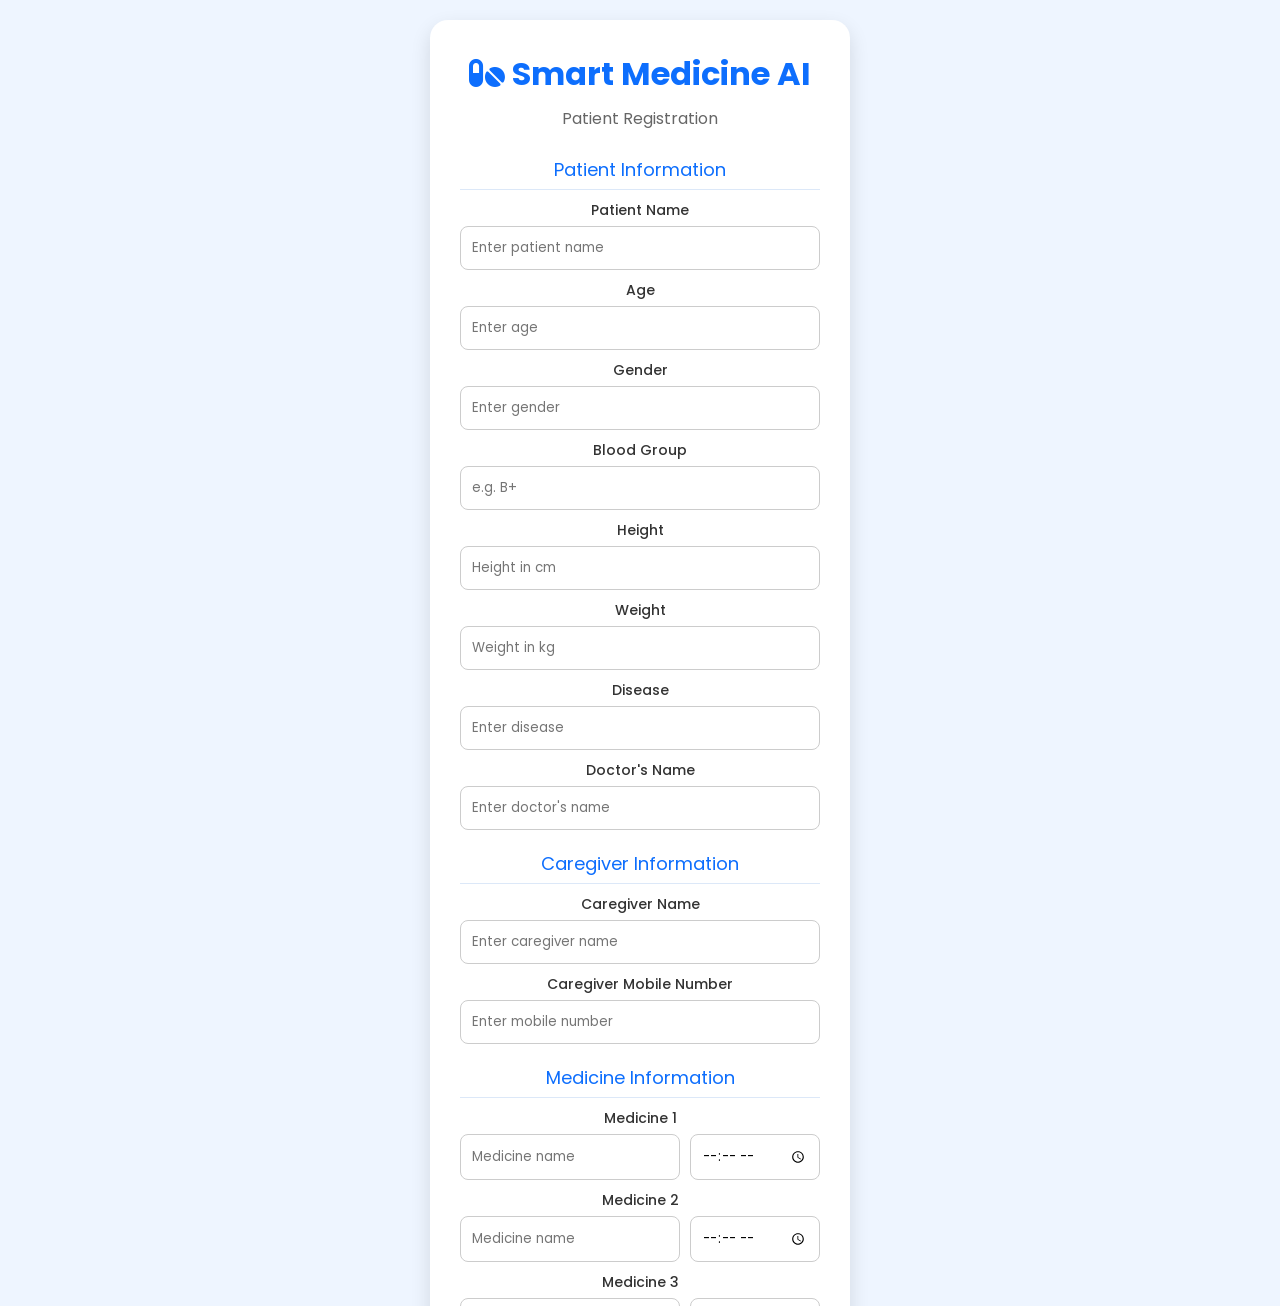
<file: index.html>
<!DOCTYPE html>
<html lang="en">
<head>
    <meta charset="UTF-8">
    <meta name="viewport" content="width=device-width, initial-scale=1.0">
    <title>Smart Medicine AI</title>

    <meta http-equiv="refresh" content="0; url=login.html">
</head>
<body>
    <p>Opening Smart Medicine AI...</p>
</body>
</html>
</file>
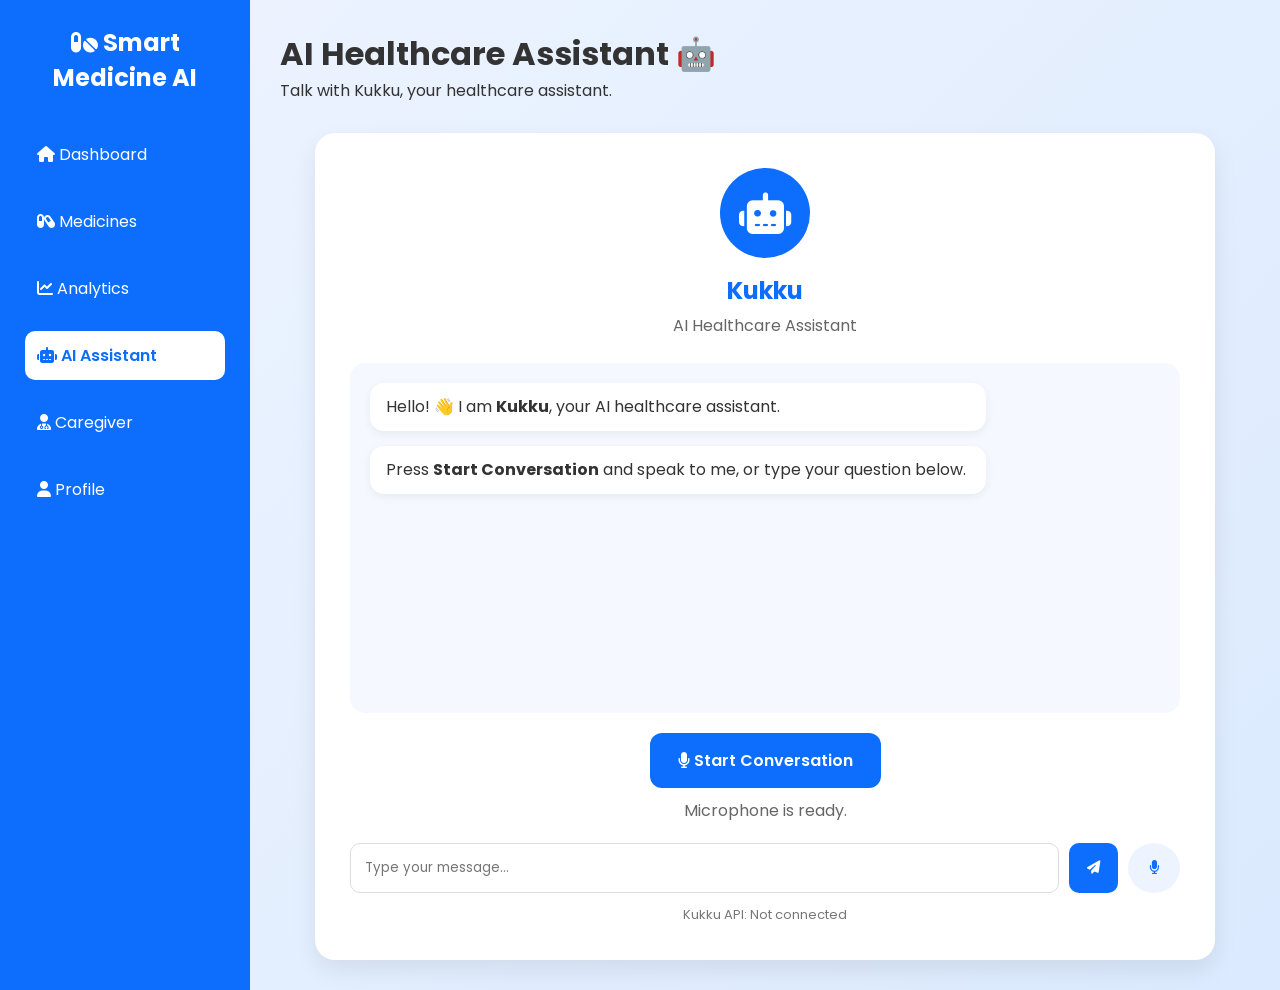
<file: ai.html>
<!DOCTYPE html>
<html lang="en">
<head>
<meta charset="UTF-8">
<meta name="viewport" content="width=device-width, initial-scale=1.0">

<title>Kukku | AI Healthcare Assistant</title>

<link rel="stylesheet" href="css/style.css">

<link href="https://fonts.googleapis.com/css2?family=Poppins:wght@300;400;500;600;700&display=swap" rel="stylesheet">

<link rel="stylesheet"
      href="https://cdnjs.cloudflare.com/ajax/libs/font-awesome/6.5.2/css/all.min.css">

<style>

.ai-main{
    flex:1;
    padding:30px;
}

.ai-container{
    max-width:900px;
    margin:0 auto;
}

.ai-card{
    background:#fff;
    border-radius:20px;
    padding:35px;
    box-shadow:0 10px 25px rgba(0,0,0,.08);
}

.ai-avatar{
    width:90px;
    height:90px;
    margin:0 auto 15px;
    border-radius:50%;
    background:#0d6efd;
    color:#fff;
    display:flex;
    align-items:center;
    justify-content:center;
    font-size:42px;
}

.ai-title{
    text-align:center;
}

.ai-title h2{
    color:#0d6efd;
    margin-bottom:5px;
}

.ai-title p{
    color:#666;
}

.chat-box{
    margin-top:25px;
    height:350px;
    overflow-y:auto;
    padding:20px;
    background:#f5f8ff;
    border-radius:15px;
}

.message{
    padding:12px 16px;
    border-radius:14px;
    margin-bottom:15px;
    max-width:78%;
    line-height:1.5;
    word-wrap:break-word;
}

.ai-message{
    background:#fff;
    box-shadow:0 3px 10px rgba(0,0,0,.06);
}

.user-message{
    background:#0d6efd;
    color:#fff;
    margin-left:auto;
}

/* KUKKU SPEAKER BUTTON */

.speak-button{
    display:block;
    margin-top:10px;
    border:none;
    background:#eef4ff;
    color:#0d6efd;
    padding:7px 12px;
    border-radius:8px;
    cursor:pointer;
    font-family:Poppins;
    font-size:13px;
    transition:.2s;
}

.speak-button:hover{
    background:#dce9ff;
}

.speak-button i{
    margin-right:5px;
}

.start-area{
    text-align:center;
    margin-top:20px;
}

.start-btn{
    border:0;
    background:#0d6efd;
    color:#fff;
    padding:15px 28px;
    border-radius:12px;
    font-size:16px;
    font-weight:600;
    cursor:pointer;
}

.start-btn:disabled{
    opacity:.7;
    cursor:not-allowed;
}

.mic-status{
    text-align:center;
    margin-top:10px;
    color:#666;
}

.input-area{
    display:flex;
    gap:10px;
    margin-top:20px;
}

.input-area input{
    flex:1;
    padding:14px;
    border:1px solid #ddd;
    border-radius:10px;
    font-family:Poppins;
}

.send-button,
.mic-button{
    border:0;
    border-radius:10px;
    padding:0 18px;
    background:#0d6efd;
    color:#fff;
    cursor:pointer;
}

.send-button:disabled{
    opacity:.7;
    cursor:not-allowed;
}

.mic-button{
    width:52px;
    padding:0;
    border-radius:50%;
    background:#eef4ff;
    color:#0d6efd;
}

.server-note{
    margin-top:12px;
    text-align:center;
    color:#777;
    font-size:13px;
}

@media(max-width:700px){

    .ai-main{
        padding:20px;
    }

    .input-area{
        flex-wrap:wrap;
    }

    .input-area input{
        min-width:100%;
        height:48px;
    }

    .send-button{
        height:48px;
    }

    .mic-button{
        height:48px;
    }

}

</style>
</head>

<body>

<div class="dashboard">

    <!-- SIDEBAR -->

    <div class="sidebar">

        <h2>
            <i class="fa-solid fa-pills"></i>
            Smart Medicine AI
        </h2>

        <ul>

            <li>
                <a href="dashboard.html">
                    <i class="fa-solid fa-house"></i>
                    Dashboard
                </a>
            </li>

            <li>
                <a href="medicines.html">
                    <i class="fa-solid fa-capsules"></i>
                    Medicines
                </a>
            </li>

            <li>
                <a href="analytics.html">
                    <i class="fa-solid fa-chart-line"></i>
                    Analytics
                </a>
            </li>

            <li class="active">
                <a href="ai.html">
                    <i class="fa-solid fa-robot"></i>
                    AI Assistant
                </a>
            </li>

            <li>
                <a href="caregiver.html">
                    <i class="fa-solid fa-user-doctor"></i>
                    Caregiver
                </a>
            </li>

            <li>
                <a href="profile.html">
                    <i class="fa-solid fa-user"></i>
                    Profile
                </a>
            </li>

        </ul>

    </div>


    <!-- MAIN -->

    <div class="ai-main">

        <div class="navbar">

            <div>

                <h1>
                    AI Healthcare Assistant 🤖
                </h1>

                <p>
                    Talk with Kukku, your healthcare assistant.
                </p>

            </div>

        </div>


        <div class="ai-container">

            <div class="ai-card">

                <div class="ai-avatar">

                    <i class="fa-solid fa-robot"></i>

                </div>


                <div class="ai-title">

                    <h2>Kukku</h2>

                    <p>
                        AI Healthcare Assistant
                    </p>

                </div>


                <!-- CHAT -->

                <div
                    class="chat-box"
                    id="chatBox"
                >

                    <div class="message ai-message">

                        Hello! 👋 I am
                        <strong>Kukku</strong>,
                        your AI healthcare assistant.

                    </div>


                    <div class="message ai-message">

                        Press
                        <strong>Start Conversation</strong>
                        and speak to me, or type your question below.

                    </div>

                </div>


                <!-- VOICE -->

                <div class="start-area">

                    <button
                        class="start-btn"
                        id="startBtn"
                        onclick="startConversation()"
                    >

                        <i class="fa-solid fa-microphone"></i>

                        Start Conversation

                    </button>


                    <div
                        class="mic-status"
                        id="micStatus"
                    >

                        Microphone is ready.

                    </div>

                </div>


                <!-- INPUT -->

                <div class="input-area">

                    <input
                        id="userInput"
                        type="text"
                        placeholder="Type your message..."
                        autocomplete="off"
                    >


                    <button
                        class="send-button"
                        id="sendButton"
                        onclick="sendMessage()"
                    >

                        <i class="fa-solid fa-paper-plane"></i>

                    </button>


                    <button
                        class="mic-button"
                        onclick="startListening()"
                        title="Use microphone"
                    >

                        <i class="fa-solid fa-microphone"></i>

                    </button>

                </div>


                <!-- SERVER STATUS -->

                <div class="server-note">

                    Kukku API:

                    <span id="serverStatus">
                        Checking...
                    </span>

                </div>


            </div>

        </div>

    </div>

</div>


<script>

/* =========================================================
   KUKKU API
   ========================================================= */

const KUKKU_API =
    "https://kukku-ai-backend.onrender.com/api/ask";

const KUKKU_HEALTH =
    "https://kukku-ai-backend.onrender.com/api/health";



/* =========================================================
   ELEMENTS
   ========================================================= */

const chatBox =
    document.getElementById("chatBox");

const userInput =
    document.getElementById("userInput");

const sendButton =
    document.getElementById("sendButton");

const startBtn =
    document.getElementById("startBtn");

const micStatus =
    document.getElementById("micStatus");

const serverStatus =
    document.getElementById("serverStatus");



/* =========================================================
   SPEAK KUKKU RESPONSE
   ========================================================= */

function speakKukku(text){

    if(!("speechSynthesis" in window)){

        alert(
            "Your browser does not support text-to-speech."
        );

        return;
    }


    if(!text){

        return;
    }


    /*
     * Stop any previous speech.
     */

    window.speechSynthesis.cancel();


    const utterance =
        new SpeechSynthesisUtterance(text);


    /*
     * English (India)
     */

    utterance.lang =
        "en-IN";


    /*
     * Comfortable speaking speed.
     */

    utterance.rate =
        0.9;

    utterance.pitch =
        1;

    utterance.volume =
        1;


    /*
     * Try to select an English voice.
     */

    const voices =
        window.speechSynthesis.getVoices();


    const indianVoice =
        voices.find(
            voice =>
                voice.lang.toLowerCase() ===
                "en-in"
        );


    const englishVoice =
        voices.find(
            voice =>
                voice.lang
                .toLowerCase()
                .startsWith("en")
        );


    if(indianVoice){

        utterance.voice =
            indianVoice;

    }
    else if(englishVoice){

        utterance.voice =
            englishVoice;

    }


    /*
     * Speak the response.
     */

    window.speechSynthesis.speak(
        utterance
    );

}



/* =========================================================
   ADD AI MESSAGE WITH SPEAKER BUTTON
   ========================================================= */

function addAIMessage(text){

    const wrapper =
        document.createElement("div");

    wrapper.className =
        "message ai-message";


    /*
     * Response text.
     */

    const textElement =
        document.createElement("div");

    textElement.textContent =
        text;


    wrapper.appendChild(
        textElement
    );


    /*
     * Speaker button.
     */

    const speakButton =
        document.createElement("button");


    speakButton.className =
        "speak-button";


    speakButton.innerHTML =
        '<i class="fa-solid fa-volume-high"></i> Speak';


    speakButton.onclick =
        function(){

            speakKukku(text);

        };


    wrapper.appendChild(
        speakButton
    );


    chatBox.appendChild(
        wrapper
    );


    chatBox.scrollTop =
        chatBox.scrollHeight;


    /*
     * AUTOMATIC SPEECH
     *
     * Every new KUKKU response will
     * automatically be spoken.
     */

    speakKukku(text);

}



/* =========================================================
   ADD USER MESSAGE
   ========================================================= */

function addUserMessage(text){

    const message =
        document.createElement("div");


    message.className =
        "message user-message";


    message.textContent =
        text;


    chatBox.appendChild(
        message
    );


    chatBox.scrollTop =
        chatBox.scrollHeight;

}



/* =========================================================
   LOADING MESSAGE
   ========================================================= */

function addLoadingMessage(){

    const message =
        document.createElement("div");


    message.className =
        "message ai-message";


    message.id =
        "kukkuLoading";


    message.textContent =
        "Kukku is thinking...";


    chatBox.appendChild(
        message
    );


    chatBox.scrollTop =
        chatBox.scrollHeight;

}



function removeLoadingMessage(){

    const loading =
        document.getElementById(
            "kukkuLoading"
        );


    if(loading){

        loading.remove();

    }

}



/* =========================================================
   SEND MESSAGE TO KUKKU
   ========================================================= */

async function sendToKukku(message){

    addLoadingMessage();


    sendButton.disabled =
        true;


    try{


        const response =
            await fetch(
                KUKKU_API,
                {

                    method:"POST",

                    headers:{
                        "Content-Type":
                            "application/json"
                    },

                    body:
                        JSON.stringify({

                            question:
                                message

                        })

                }
            );


        if(!response.ok){

            throw new Error(
                "HTTP error: " +
                response.status
            );

        }


        const data =
            await response.json();


        removeLoadingMessage();


        /*
         * Get KUKKU's answer.
         */

        const answer =
            data.answer ||
            data.response ||
            data.reply ||
            "Kukku did not return an answer.";


        /*
         * Display answer and
         * automatically speak it.
         */

        addAIMessage(
            answer
        );


    }


    catch(error){

        console.error(
            "KUKKU API error:",
            error
        );


        removeLoadingMessage();


        addAIMessage(
            "Kukku is currently unavailable. Please try again."
        );

    }


    finally{

        sendButton.disabled =
            false;

    }

}



/* =========================================================
   SEND MESSAGE
   ========================================================= */

function sendMessage(){

    const message =
        userInput.value.trim();


    if(!message){

        return;

    }


    addUserMessage(
        message
    );


    userInput.value =
        "";


    sendToKukku(
        message
    );

}



/* =========================================================
   START CONVERSATION
   ========================================================= */

function startConversation(){

    startListening();

}



/* =========================================================
   MICROPHONE / SPEECH RECOGNITION
   ========================================================= */

function startListening(){

    const SpeechRecognition =
        window.SpeechRecognition ||
        window.webkitSpeechRecognition;


    if(!SpeechRecognition){

        micStatus.textContent =
            "Voice recognition is not supported in this browser.";

        return;

    }


    const recognition =
        new SpeechRecognition();


    recognition.lang =
        "en-IN";


    recognition.continuous =
        false;


    recognition.interimResults =
        false;


    micStatus.textContent =
        "🎙️ Listening...";


    startBtn.disabled =
        true;


    try{

        recognition.start();

    }


    catch(error){

        console.error(
            error
        );


        micStatus.textContent =
            "Microphone could not be started.";


        startBtn.disabled =
            false;


        return;

    }


    recognition.onresult =
        function(event){

            const question =
                event
                    .results[0][0]
                    .transcript;


            micStatus.textContent =
                "You said: " +
                question;


            addUserMessage(
                question
            );


            sendToKukku(
                question
            );

        };


    recognition.onerror =
        function(event){

            console.error(
                "Speech recognition error:",
                event.error
            );


            micStatus.textContent =
                "Microphone error. Please try again.";

        };


    recognition.onend =
        function(){

            startBtn.disabled =
                false;


            if(
                micStatus.textContent ===
                "🎙️ Listening..."
            ){

                micStatus.textContent =
                    "Microphone is ready.";

            }

        };

}



/* =========================================================
   ENTER KEY
   ========================================================= */

userInput.addEventListener(
    "keydown",
    function(event){

        if(event.key === "Enter"){

            event.preventDefault();

            sendMessage();

        }

    }
);



/* =========================================================
   CHECK KUKKU SERVER
   ========================================================= */

async function checkKukkuServer(){

    try{

        const response =
            await fetch(
                KUKKU_HEALTH
            );


        if(!response.ok){

            throw new Error(
                "KUKKU server unavailable"
            );

        }


        serverStatus.textContent =
            "Connected";

    }


    catch(error){

        console.error(
            "KUKKU health check:",
            error
        );


        serverStatus.textContent =
            "Not connected";

    }

}



/* =========================================================
   START SERVER CHECK
   ========================================================= */

checkKukkuServer();

</script>

</body>
</html>
</file>
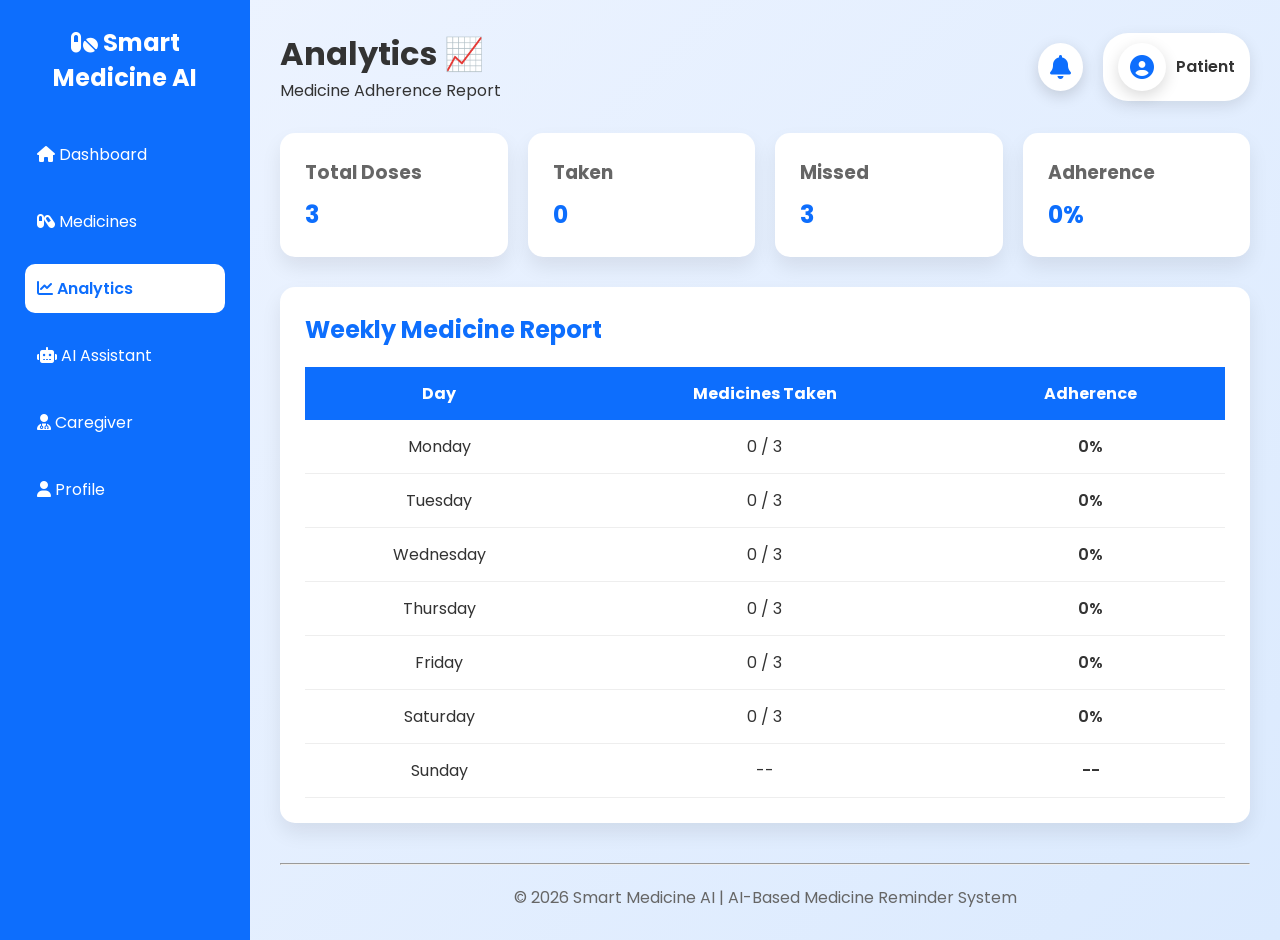
<file: analytics.html>
<!DOCTYPE html>
<html lang="en">

<head>

<meta charset="UTF-8">

<meta name="viewport"
content="width=device-width, initial-scale=1.0">

<title>Analytics | Smart Medicine AI</title>

<link rel="stylesheet"
href="css/style.css">

<link href="https://fonts.googleapis.com/css2?family=Poppins:wght@300;400;500;600;700&display=swap"
rel="stylesheet">

<link rel="stylesheet"
href="https://cdnjs.cloudflare.com/ajax/libs/font-awesome/6.5.2/css/all.min.css">

</head>


<body>


<div class="dashboard">


<div class="sidebar">

<h2>

<i class="fa-solid fa-pills"></i>

Smart Medicine AI

</h2>


<ul>

<li>

<a href="dashboard.html">

<i class="fa-solid fa-house"></i>

Dashboard

</a>

</li>


<li>

<a href="medicines.html">

<i class="fa-solid fa-capsules"></i>

Medicines

</a>

</li>


<li class="active">

<a href="analytics.html">

<i class="fa-solid fa-chart-line"></i>

Analytics

</a>

</li>


<li>

<a href="ai.html">

<i class="fa-solid fa-robot"></i>

AI Assistant

</a>

</li>


<li>

<a href="caregiver.html">

<i class="fa-solid fa-user-doctor"></i>

Caregiver

</a>

</li>


<li>

<a href="profile.html">

<i class="fa-solid fa-user"></i>

Profile

</a>

</li>

</ul>

</div>



<div class="main">


<div class="navbar">


<div>

<h1>
Analytics 📈
</h1>

<p>
Medicine Adherence Report
</p>

</div>


<div class="nav-icons">

<i class="fa-solid fa-bell"></i>


<div class="profile-box">

<i class="fa-solid fa-user-circle"></i>

<span id="topPatientName">
Patient
</span>

</div>

</div>

</div>



<div class="cards">


<div class="card">

<h3>
Total Doses
</h3>

<h2 id="totalDoses">
0
</h2>

</div>


<div class="card">

<h3>
Taken
</h3>

<h2 id="takenDoses">
0
</h2>

</div>


<div class="card">

<h3>
Missed
</h3>

<h2 id="missedDoses">
0
</h2>

</div>


<div class="card">

<h3>
Adherence
</h3>

<h2 id="adherence">
0%
</h2>

</div>


</div>



<div class="schedule">


<h2>
Weekly Medicine Report
</h2>


<div style="overflow-x:auto;">


<table>

<thead>

<tr>

<th>
Day
</th>

<th>
Medicines Taken
</th>

<th>
Adherence
</th>

</tr>

</thead>


<tbody id="weeklyReport">

</tbody>

</table>


</div>

</div>



<footer
style="text-align:center;margin-top:40px;color:#666;">

<hr style="margin-bottom:20px;">

<p>
© 2026 Smart Medicine AI |
AI-Based Medicine Reminder System
</p>

</footer>


</div>

</div>


<script src="js/script.js"></script>


<script>

function loadAnalytics(){

    const patientName =
        localStorage.getItem(
            "patientName"
        ) || "Patient";


    document.getElementById(
        "topPatientName"
    ).textContent =
        patientName;



    const medicines =
        getMedicines();


    const takenData =
        getTakenMedicines();


    const today =
        todayDate();


    const takenToday =
        takenData[today] || {};


    let takenCount = 0;


    medicines.forEach(
        function(medicine){

            if(
                takenToday[medicine.id]
            ){

                takenCount++;

            }

        }
    );


    const total =
        medicines.length;


    const missed =
        Math.max(
            total - takenCount,
            0
        );


    const adherence =
        total > 0

        ?

        Math.round(
            (takenCount / total) * 100
        )

        :

        0;



    document.getElementById(
        "totalDoses"
    ).textContent =
        total;


    document.getElementById(
        "takenDoses"
    ).textContent =
        takenCount;


    document.getElementById(
        "missedDoses"
    ).textContent =
        missed;


    document.getElementById(
        "adherence"
    ).textContent =
        adherence + "%";



    /* WEEKLY REPORT */

    const body =
        document.getElementById(
            "weeklyReport"
        );


    body.innerHTML = "";


    const days = [

        "Monday",

        "Tuesday",

        "Wednesday",

        "Thursday",

        "Friday",

        "Saturday",

        "Sunday"

    ];


    const now =
        new Date();


    const currentDay =
        now.getDay();


    const mondayOffset =
        currentDay === 0
        ? -6
        : 1 - currentDay;



    for(
        let i = 0;
        i < 7;
        i++
    ){

        const date =
            new Date();


        date.setDate(
            now.getDate() +
            mondayOffset +
            i
        );


        const year =
            date.getFullYear();


        const month =
            String(
                date.getMonth() + 1
            ).padStart(2,"0");


        const day =
            String(
                date.getDate()
            ).padStart(2,"0");


        const dateKey =
            year +
            "-" +
            month +
            "-" +
            day;


        const dayData =
            takenData[dateKey] || {};


        let dayTaken = 0;


        medicines.forEach(
            function(medicine){

                if(
                    dayData[
                        medicine.id
                    ]
                ){

                    dayTaken++;

                }

            }
        );


        const isFuture =
            date > now;


        const expected =
            isFuture
            ? 0
            : total;


        const percentage =
            expected > 0

            ?

            Math.round(
                (dayTaken / expected) * 100
            )

            :

            0;


        const row =
            document.createElement(
                "tr"
            );


        row.innerHTML =

            "<td>" +
            days[i] +
            "</td>" +

            "<td>" +

            (
                isFuture

                ?

                "--"

                :

                dayTaken +
                " / " +
                expected
            )

            +

            "</td>" +

            "<td style='font-weight:600;'>" +

            (
                isFuture

                ?

                "--"

                :

                percentage +
                "%"
            )

            +

            "</td>";


        body.appendChild(row);

    }

}


document.addEventListener(
    "DOMContentLoaded",
    loadAnalytics
);


window.addEventListener(
    "medicineStatusChanged",
    loadAnalytics
);


window.addEventListener(
    "storage",
    loadAnalytics
);

</script>

</body>

</html>
</file>
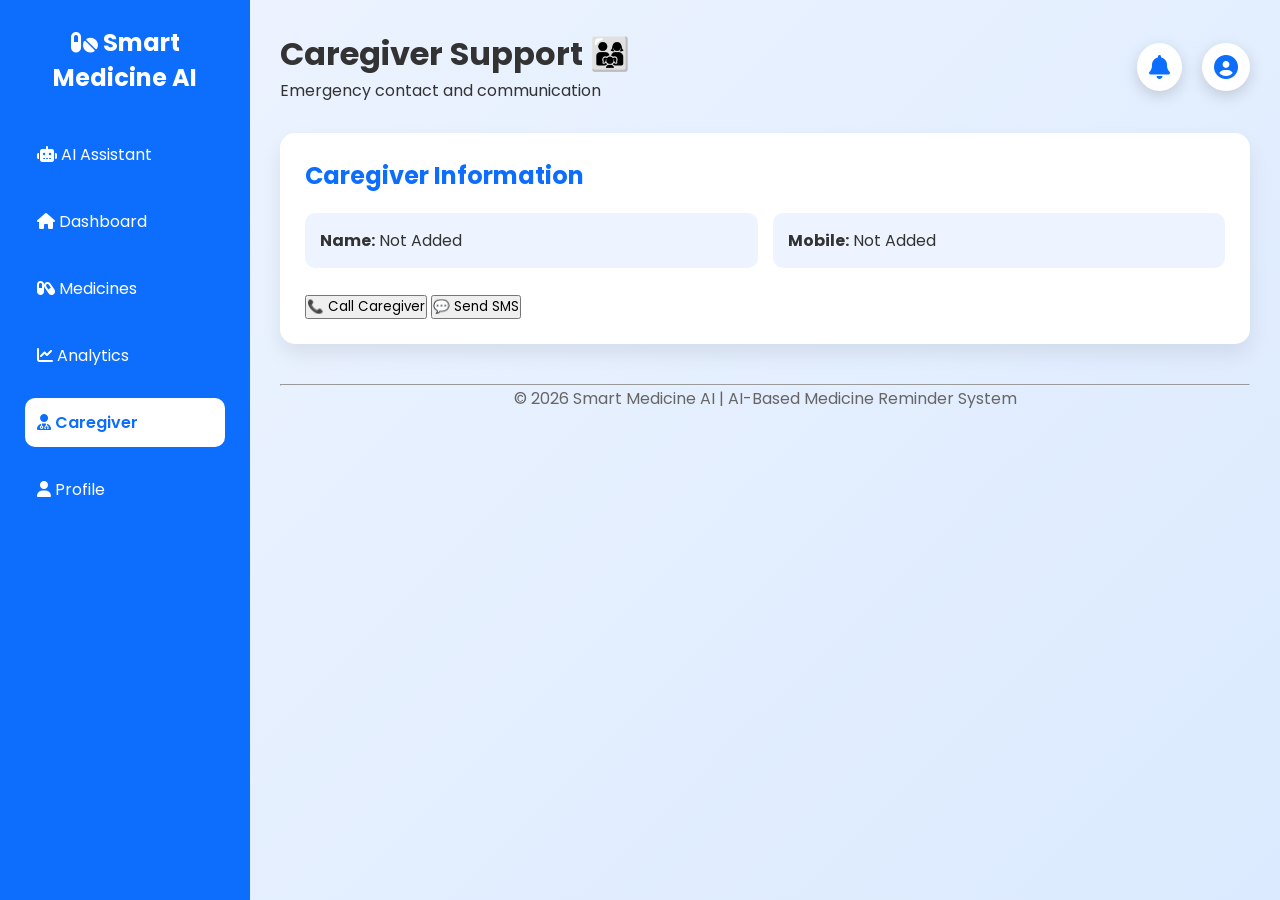
<file: caregiver.html>
<!DOCTYPE html>
<html lang="en">

<head>

<meta charset="UTF-8">
<meta name="viewport" content="width=device-width, initial-scale=1.0">

<title>Caregiver | Smart Medicine AI</title>

<link rel="stylesheet" href="css/style.css">

<link href="https://fonts.googleapis.com/css2?family=Poppins:wght@300;400;500;600;700&display=swap" rel="stylesheet">

<link rel="stylesheet"
href="https://cdnjs.cloudflare.com/ajax/libs/font-awesome/6.5.2/css/all.min.css">

</head>


<body>


<div class="dashboard">


<div class="sidebar">

<h2>
<i class="fa-solid fa-pills"></i>
Smart Medicine AI
</h2>


<ul>
    <li>
    <a href="ai.html">
        <i class="fa-solid fa-robot"></i>
        AI Assistant
    </a>
</li>

<li><a href="dashboard.html">
<i class="fa-solid fa-house"></i> Dashboard
</a></li>


<li><a href="medicines.html">
<i class="fa-solid fa-capsules"></i> Medicines
</a></li>


<li><a href="analytics.html">
<i class="fa-solid fa-chart-line"></i> Analytics
</a></li>


<li class="active"><a href="caregiver.html">
<i class="fa-solid fa-user-doctor"></i> Caregiver
</a></li>


<li><a href="profile.html">
<i class="fa-solid fa-user"></i> Profile
</a></li>


</ul>

</div>



<div class="main">


<div class="navbar">

<div>

<h1>Caregiver Support 👨‍👩‍👧</h1>

<p>Emergency contact and communication</p>

</div>


<div class="nav-icons">

<i class="fa-solid fa-bell"></i>

<i class="fa-solid fa-user-circle"></i>

</div>

</div>




<div class="patient-card">


<h2>Caregiver Information</h2>


<div class="patient-grid">


<div>
<strong>Name:</strong>
<span id="caregiverName">Not Added</span>
</div>


<div>
<strong>Mobile:</strong>
<span id="caregiverNumber">Not Added</span>
</div>


</div>


<br>


<button class="take-btn" onclick="callCaregiver()">

📞 Call Caregiver

</button>



<button class="take-btn" onclick="sendSMS()">

💬 Send SMS

</button>



</div>



<footer style="text-align:center; margin-top:40px; color:#666;">

<hr>

<p>
© 2026 Smart Medicine AI | AI-Based Medicine Reminder System
</p>

</footer>



</div>

</div>



<script src="js/script.js"></script>



<script>


window.onload=function(){


let name=localStorage.getItem("caregiverName");

let number=localStorage.getItem("caregiverNumber");


if(name){

document.getElementById("caregiverName").innerHTML=name;

}


if(number){

document.getElementById("caregiverNumber").innerHTML=number;

}


}



function callCaregiver(){


let number=localStorage.getItem("caregiverNumber");


if(number){

window.location.href="tel:"+number;

}

else{

alert("Please add caregiver number first");

}


}



function sendSMS(){


let number=localStorage.getItem("caregiverNumber");


if(number){

window.location.href=
"sms:"+number+"?body=Patient needs assistance.";

}

else{

alert("Please add caregiver number first");

}


}


</script>



</body>

</html>
</file>
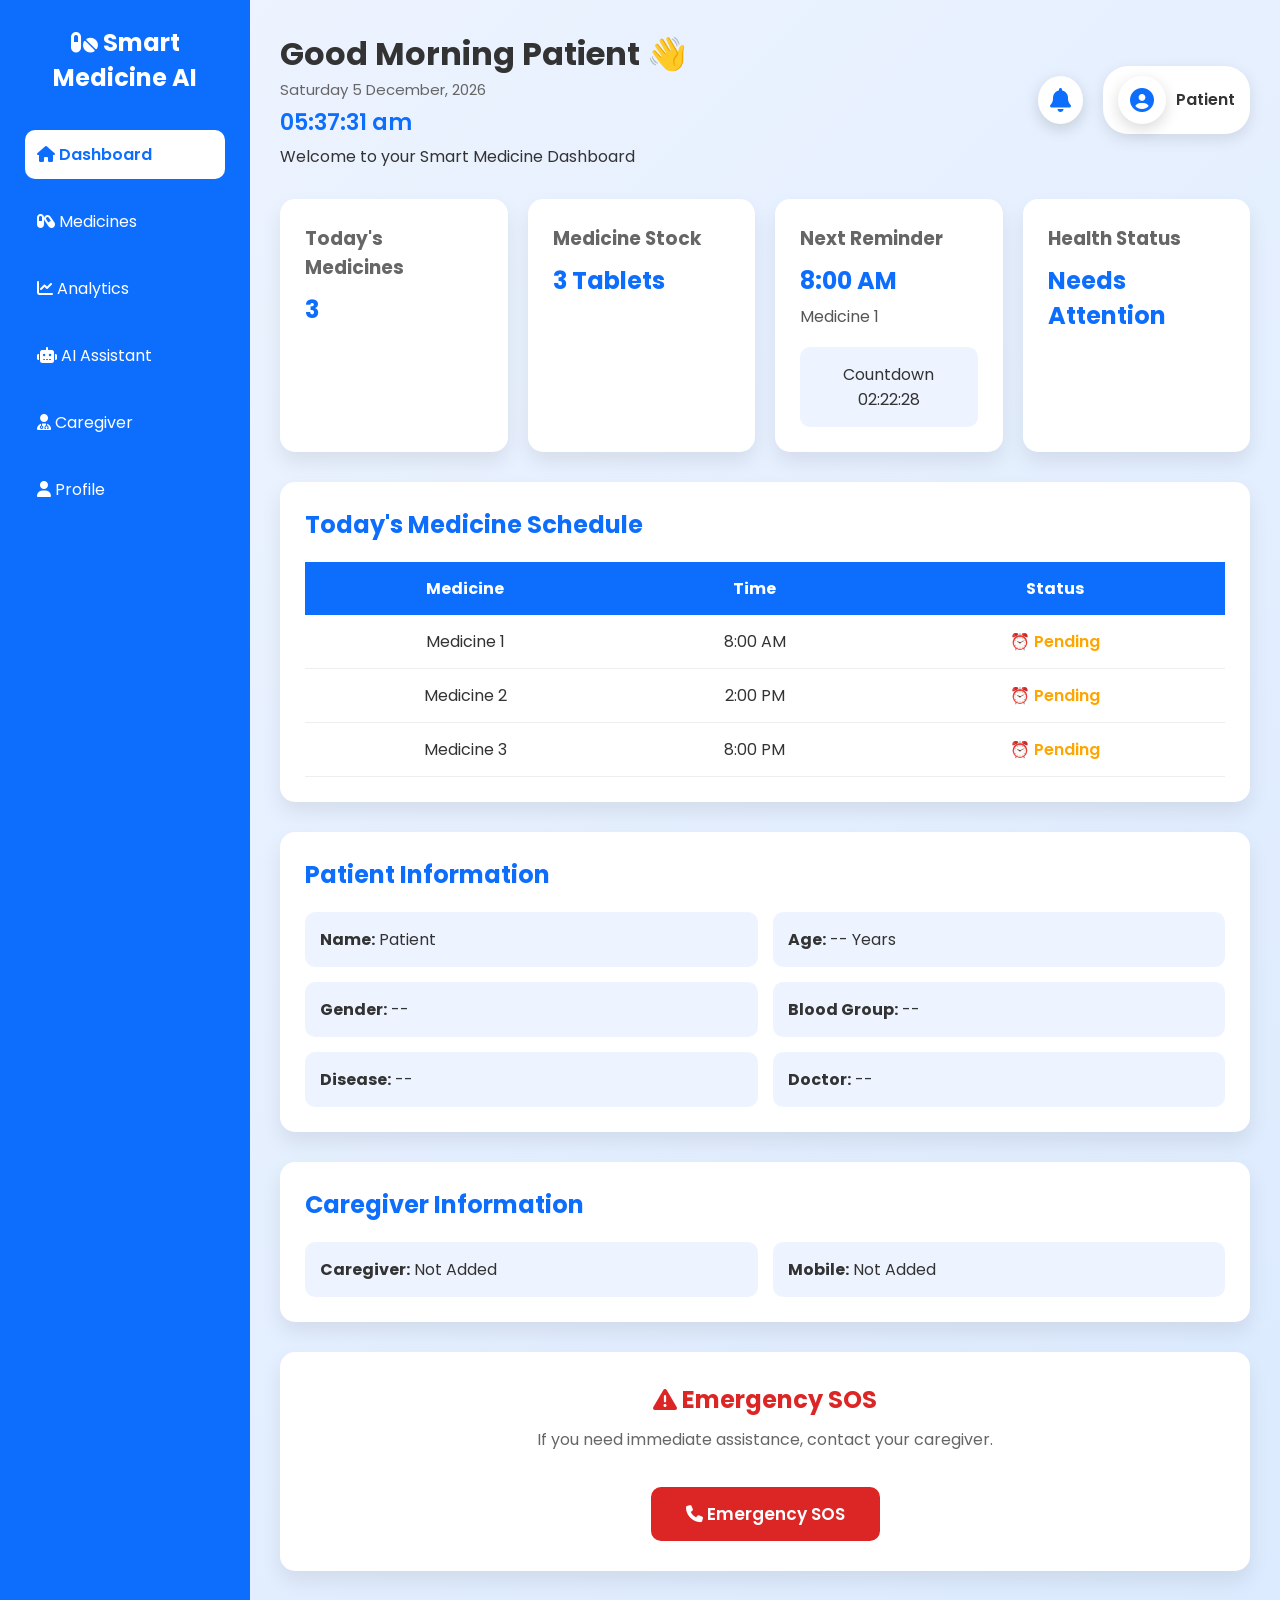
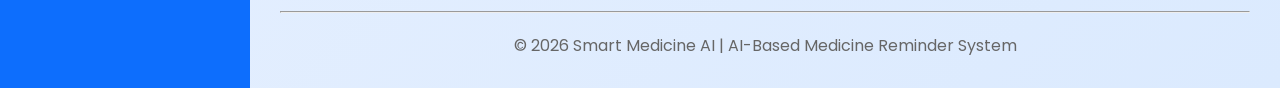
<file: dashboard.html>
<!DOCTYPE html>
<html lang="en">

<head>

<meta charset="UTF-8">

<meta name="viewport"
      content="width=device-width, initial-scale=1.0">

<title>Dashboard | Smart Medicine AI</title>

<link rel="stylesheet"
      href="css/style.css">

<link href="https://fonts.googleapis.com/css2?family=Poppins:wght@300;400;500;600;700&display=swap"
      rel="stylesheet">

<link rel="stylesheet"
      href="https://cdnjs.cloudflare.com/ajax/libs/font-awesome/6.5.2/css/all.min.css">


<style>

.top-summary{

    display:grid;

    grid-template-columns:
    repeat(4,1fr);

    gap:20px;

    width:100%;

    margin-top:25px;

    margin-bottom:30px;

}


.top-summary .card{

    margin:0;

    min-width:0;

    min-height:150px;

}


.countdown-box{

    margin-top:18px;

    background:#eef4ff;

    padding:15px;

    border-radius:10px;

    text-align:center;

}


.status-pending{

    color:orange;

    font-weight:600;

}


.status-taken{

    color:green;

    font-weight:600;

}


.caregiver-card{

    margin-top:30px;

    background:white;

    padding:25px;

    border-radius:15px;

    box-shadow:0 10px 20px rgba(0,0,0,.08);

}


.caregiver-card h2{

    color:#0d6efd;

    margin-bottom:20px;

}


.caregiver-info{

    display:grid;

    grid-template-columns:
    repeat(2,1fr);

    gap:15px;

}


.caregiver-info div{

    background:#eef4ff;

    padding:15px;

    border-radius:10px;

}


.sos-card{

    margin-top:30px;

    background:white;

    padding:30px;

    border-radius:15px;

    text-align:center;

    box-shadow:0 10px 20px rgba(0,0,0,.08);

}


.sos-card h2{

    color:#dc2626;

    margin-bottom:10px;

}


.sos-card p{

    color:#666;

    margin-bottom:15px;

}


.sos-btn{

    padding:14px 35px;

    border:none;

    border-radius:10px;

    background:#dc2626;

    color:white;

    font-size:17px;

    font-weight:600;

    cursor:pointer;

}


.sos-btn:hover{

    background:#b91c1c;

}


@media(max-width:1100px){

    .top-summary{

        grid-template-columns:
        repeat(2,1fr);

    }

}


@media(max-width:700px){

    .top-summary{

        grid-template-columns:1fr;

    }

    .patient-grid{

        grid-template-columns:1fr;

    }

    .caregiver-info{

        grid-template-columns:1fr;

    }

    .navbar{

        flex-direction:column;

        align-items:flex-start;

        gap:15px;

    }

}

</style>

</head>


<body>


<div class="dashboard">


<!-- SIDEBAR -->

<div class="sidebar">

<h2>

<i class="fa-solid fa-pills"></i>

Smart Medicine AI

</h2>


<ul>

<li class="active">

<a href="dashboard.html">

<i class="fa-solid fa-house"></i>

Dashboard

</a>

</li>


<li>

<a href="medicines.html">

<i class="fa-solid fa-capsules"></i>

Medicines

</a>

</li>


<li>

<a href="analytics.html">

<i class="fa-solid fa-chart-line"></i>

Analytics

</a>

</li>


<li>

<a href="ai.html">

<i class="fa-solid fa-robot"></i>

AI Assistant

</a>

</li>


<li>

<a href="caregiver.html">

<i class="fa-solid fa-user-doctor"></i>

Caregiver

</a>

</li>


<li>

<a href="profile.html">

<i class="fa-solid fa-user"></i>

Profile

</a>

</li>

</ul>

</div>



<!-- MAIN -->

<div class="main">


<!-- NAVBAR -->

<div class="navbar">


<div>

<h1>

<span id="greeting">
Good Morning
</span>

<span id="dashboardPatientName">
Patient
</span>

👋

</h1>


<p id="date">
Loading date...
</p>


<div id="clock">
Loading time...
</div>


<p style="margin-top:5px;">

Welcome to your Smart Medicine Dashboard

</p>

</div>


<div class="nav-icons">

<i class="fa-solid fa-bell"></i>


<div class="profile-box">

<i class="fa-solid fa-user-circle"></i>

<span id="topPatientName">
Patient
</span>

</div>

</div>

</div>



<!-- FOUR TOP BOXES -->

<div class="top-summary">


<div class="card dashboard-card">

<h3>
Today's Medicines
</h3>

<h2 id="todayMedicineCount">
3
</h2>

</div>



<div class="card dashboard-card">

<h3>
Medicine Stock
</h3>

<h2 id="medicineStock">
3 Tablets
</h2>

</div>



<div class="card dashboard-card">

<h3>
Next Reminder
</h3>

<h2 id="nextReminder">
--
</h2>

<div id="nextMedicineName"
     style="margin-top:6px;color:#555;">

</div>


<div class="countdown-box">

<div>
Countdown
</div>

<span id="countdown">
--
</span>

</div>

</div>



<div class="card dashboard-card">

<h3>
Health Status
</h3>

<h2 id="healthStatus">
Stable
</h2>

</div>

</div>



<!-- MEDICINE SCHEDULE -->

<div class="schedule">

<h2>
Today's Medicine Schedule
</h2>


<div style="overflow-x:auto;">

<table>

<thead>

<tr>

<th>
Medicine
</th>

<th>
Time
</th>

<th>
Status
</th>

</tr>

</thead>


<tbody id="medicineTableBody">

</tbody>

</table>

</div>

</div>



<!-- PATIENT INFORMATION -->

<div class="patient-card">

<h2>
Patient Information
</h2>


<div class="patient-grid">


<div>

<strong>Name:</strong>

<span id="patientName">
Patient
</span>

</div>


<div>

<strong>Age:</strong>

<span id="patientAge">
--
</span>

</div>


<div>

<strong>Gender:</strong>

<span id="gender">
--
</span>

</div>


<div>

<strong>Blood Group:</strong>

<span id="bloodGroup">
--
</span>

</div>


<div>

<strong>Disease:</strong>

<span id="disease">
--
</span>

</div>


<div>

<strong>Doctor:</strong>

<span id="doctor">
--
</span>

</div>


</div>

</div>



<!-- CAREGIVER -->

<div class="caregiver-card">

<h2>
Caregiver Information
</h2>


<div class="caregiver-info">


<div>

<strong>Caregiver:</strong>

<span id="caregiverName">
Not Added
</span>

</div>


<div>

<strong>Mobile:</strong>

<span id="caregiverNumber">
Not Added
</span>

</div>


</div>

</div>



<!-- SOS -->

<div class="sos-card">

<h2>

<i class="fa-solid fa-triangle-exclamation"></i>

Emergency SOS

</h2>


<p>
If you need immediate assistance,
contact your caregiver.
</p>


<button
class="sos-btn"
onclick="sendSOS()">

<i class="fa-solid fa-phone"></i>

Emergency SOS

</button>

</div>



<footer
style="text-align:center;margin-top:40px;color:#666;">

<hr style="margin-bottom:20px;">

<p>
© 2026 Smart Medicine AI |
AI-Based Medicine Reminder System
</p>

</footer>


</div>

</div>



<script src="js/script.js"></script>


<script>

function loadDashboard(){

    const name =
        localStorage.getItem("patientName")
        || "Patient";

    const age =
        localStorage.getItem("patientAge")
        || "--";

    const gender =
        localStorage.getItem("gender")
        || "--";

    const blood =
        localStorage.getItem("bloodGroup")
        || "--";

    const disease =
        localStorage.getItem("disease")
        || "--";

    const doctor =
        localStorage.getItem("doctor")
        || "--";

    const caregiver =
        localStorage.getItem("caregiverName")
        || "Not Added";

    const caregiverNumber =
        localStorage.getItem("caregiverNumber")
        || "Not Added";


    document.getElementById(
        "dashboardPatientName"
    ).textContent = name;


    document.getElementById(
        "topPatientName"
    ).textContent = name;


    document.getElementById(
        "patientName"
    ).textContent = name;


    document.getElementById(
        "patientAge"
    ).textContent = age + " Years";


    document.getElementById(
        "gender"
    ).textContent = gender;


    document.getElementById(
        "bloodGroup"
    ).textContent = blood;


    document.getElementById(
        "disease"
    ).textContent = disease;


    document.getElementById(
        "doctor"
    ).textContent = doctor;


    document.getElementById(
        "caregiverName"
    ).textContent = caregiver;


    document.getElementById(
        "caregiverNumber"
    ).textContent = caregiverNumber;



    const medicines =
        getMedicines();


    document.getElementById(
        "todayMedicineCount"
    ).textContent =
        medicines.length;


    document.getElementById(
        "medicineStock"
    ).textContent =
        medicines.length + " Tablets";



    const body =
        document.getElementById(
            "medicineTableBody"
        );


    body.innerHTML = "";


    const takenData =
        getTakenMedicines();


    const today =
        todayDate();


    let takenCount = 0;


    medicines.forEach(
        function(medicine){

            const taken =
                takenData[today] &&
                takenData[today][medicine.id];


            if(taken){
                takenCount++;
            }


            const row =
                document.createElement("tr");


            row.innerHTML =

                "<td>" +
                medicine.name +
                "</td>" +

                "<td>" +
                formatMedicineTime(
                    medicine.time
                ) +
                "</td>" +

                "<td>" +

                (
                    taken

                    ?

                    '<span class="status-taken">✔ Taken</span>'

                    :

                    '<span class="status-pending">⏰ Pending</span>'
                )

                +

                "</td>";


            body.appendChild(row);

        }
    );



    document.getElementById(
        "healthStatus"
    ).textContent =

        takenCount === medicines.length

        ? "Stable"

        : "Needs Attention";



    /* NEXT REMINDER */

    const now =
        new Date();


    const currentMinutes =
        now.getHours() * 60 +
        now.getMinutes();


    let next =
        null;


    medicines.forEach(
        function(medicine){

            const parts =
                medicine.time.split(":");

            const mins =
                Number(parts[0]) * 60 +
                Number(parts[1]);


            if(
                mins >= currentMinutes &&
                !next
            ){

                next = medicine;

            }

        }
    );


    if(!next){

        next = medicines[0];

    }


    if(next){

        document.getElementById(
            "nextReminder"
        ).textContent =
            formatMedicineTime(
                next.time
            );


        document.getElementById(
            "nextMedicineName"
        ).textContent =
            next.name;


        startCountdown(
            next.time
        );

    }

}


let countdownInterval;


function startCountdown(time){

    clearInterval(
        countdownInterval
    );


    function update(){

        const parts =
            time.split(":");


        const target =
            new Date();


        target.setHours(
            Number(parts[0]),
            Number(parts[1]),
            0,
            0
        );


        const now =
            new Date();


        if(target <= now){

            target.setDate(
                target.getDate() + 1
            );

        }


        const difference =
            Math.floor(
                (target - now) / 1000
            );


        const hours =
            Math.floor(
                difference / 3600
            );


        const minutes =
            Math.floor(
                (difference % 3600) / 60
            );


        const seconds =
            difference % 60;


        document.getElementById(
            "countdown"
        ).textContent =

            String(hours).padStart(2,"0")
            + ":" +

            String(minutes).padStart(2,"0")
            + ":" +

            String(seconds).padStart(2,"0");

    }


    update();


    countdownInterval =
        setInterval(
            update,
            1000
        );

}


document.addEventListener(
    "DOMContentLoaded",
    loadDashboard
);


window.addEventListener(
    "storage",
    loadDashboard
);


window.addEventListener(
    "medicineStatusChanged",
    loadDashboard
);

</script>

</body>
</html>
</file>
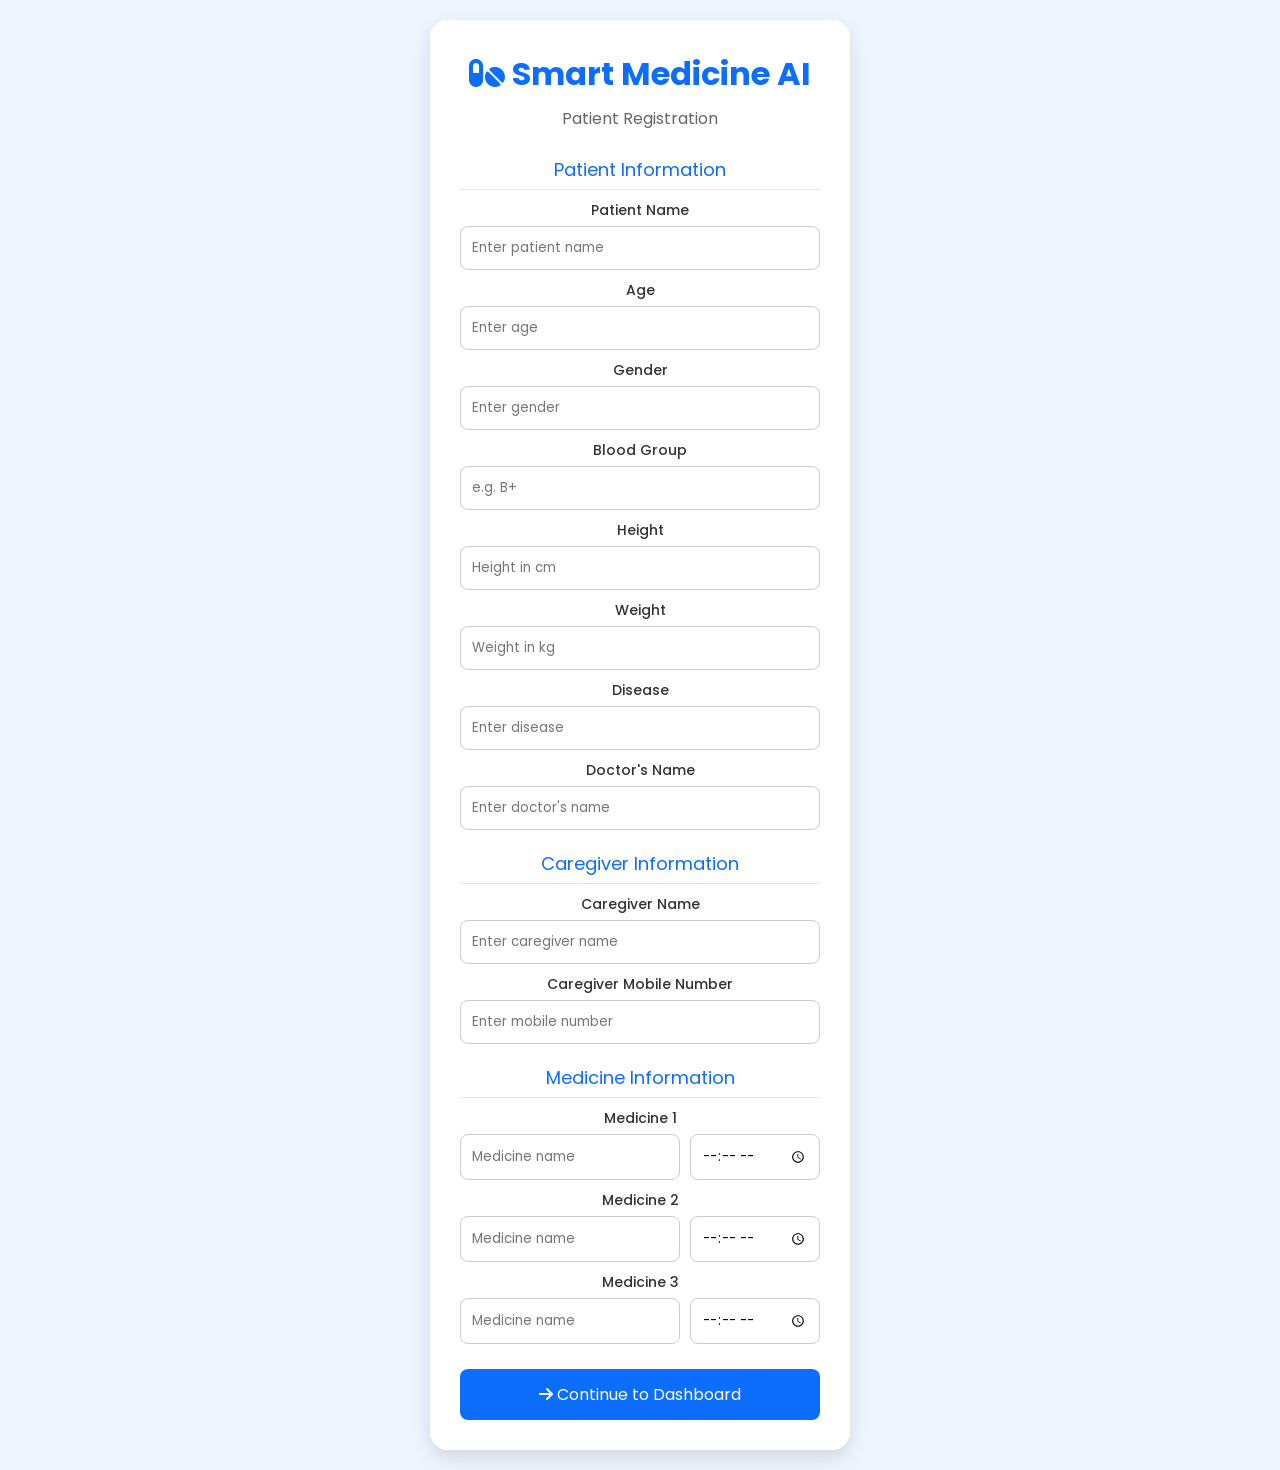
<file: login.html>
<!DOCTYPE html>
<html lang="en">

<head>
<meta charset="UTF-8">
<meta name="viewport" content="width=device-width, initial-scale=1.0">

<title>Login | Smart Medicine AI</title>

<link rel="stylesheet" href="css/style.css">

<link href="https://fonts.googleapis.com/css2?family=Poppins:wght@300;400;500;600;700&display=swap"
rel="stylesheet">

<link rel="stylesheet"
href="https://cdnjs.cloudflare.com/ajax/libs/font-awesome/6.5.2/css/all.min.css">

<style>

body{
    font-family:Poppins,sans-serif;
    background:#eef5ff;
    display:flex;
    justify-content:center;
    align-items:center;
    min-height:100vh;
    margin:0;
    padding:20px;
    box-sizing:border-box;
}

.login-box{
    background:#ffffff;
    padding:30px;
    width:420px;
    max-width:100%;
    border-radius:18px;
    box-shadow:0 8px 20px rgba(0,0,0,0.12);
    box-sizing:border-box;
}

h1{
    text-align:center;
    color:#0d6efd;
    margin-top:0;
    margin-bottom:5px;
}

.subtitle{
    text-align:center;
    color:#666;
    margin-bottom:25px;
}

.section-title{
    color:#0d6efd;
    font-size:18px;
    margin-top:20px;
    margin-bottom:8px;
    border-bottom:1px solid #dce8f8;
    padding-bottom:6px;
}

label{
    display:block;
    font-size:14px;
    font-weight:500;
    margin-top:10px;
    color:#333;
}

input{
    width:100%;
    padding:11px;
    margin-top:5px;
    border:1px solid #ccc;
    border-radius:8px;
    box-sizing:border-box;
    font-family:Poppins,sans-serif;
}

input:focus{
    outline:none;
    border-color:#0d6efd;
}

.medicine-row{
    display:grid;
    grid-template-columns:1fr 130px;
    gap:10px;
}

button{
    width:100%;
    padding:13px;
    margin-top:25px;
    background:#0d6efd;
    color:#fff;
    border:none;
    border-radius:8px;
    font-size:16px;
    font-family:Poppins,sans-serif;
    cursor:pointer;
}

button:hover{
    background:#0b5ed7;
}

@media(max-width:500px){

    .login-box{
        padding:22px;
    }

    .medicine-row{
        grid-template-columns:1fr;
        gap:0;
    }

}

</style>

</head>


<body>

<div class="login-box">

    <h1>
        <i class="fa-solid fa-pills"></i>
        Smart Medicine AI
    </h1>

    <p class="subtitle">
        Patient Registration
    </p>


    <!-- ================= PATIENT INFORMATION ================= -->

    <div class="section-title">
        Patient Information
    </div>

    <label>Patient Name</label>
    <input
        id="patientName"
        type="text"
        placeholder="Enter patient name"
    >

    <label>Age</label>
    <input
        id="patientAge"
        type="number"
        placeholder="Enter age"
    >

    <label>Gender</label>
    <input
        id="gender"
        type="text"
        placeholder="Enter gender"
    >

    <label>Blood Group</label>
    <input
        id="bloodGroup"
        type="text"
        placeholder="e.g. B+"
    >

    <label>Height</label>
    <input
        id="height"
        type="text"
        placeholder="Height in cm"
    >

    <label>Weight</label>
    <input
        id="weight"
        type="text"
        placeholder="Weight in kg"
    >

    <label>Disease</label>
    <input
        id="disease"
        type="text"
        placeholder="Enter disease"
    >

    <label>Doctor's Name</label>
    <input
        id="doctor"
        type="text"
        placeholder="Enter doctor's name"
    >


    <!-- ================= CAREGIVER ================= -->

    <div class="section-title">
        Caregiver Information
    </div>

    <label>Caregiver Name</label>
    <input
        id="caregiverName"
        type="text"
        placeholder="Enter caregiver name"
    >

    <label>Caregiver Mobile Number</label>
    <input
        id="caregiverNumber"
        type="tel"
        placeholder="Enter mobile number"
    >


    <!-- ================= MEDICINES ================= -->

    <div class="section-title">
        Medicine Information
    </div>


    <!-- MEDICINE 1 -->

    <label>Medicine 1</label>

    <div class="medicine-row">

        <input
            id="medicine1"
            type="text"
            placeholder="Medicine name"
        >

        <input
            id="medicine1Time"
            type="time"
        >

    </div>


    <!-- MEDICINE 2 -->

    <label>Medicine 2</label>

    <div class="medicine-row">

        <input
            id="medicine2"
            type="text"
            placeholder="Medicine name"
        >

        <input
            id="medicine2Time"
            type="time"
        >

    </div>


    <!-- MEDICINE 3 -->

    <label>Medicine 3</label>

    <div class="medicine-row">

        <input
            id="medicine3"
            type="text"
            placeholder="Medicine name"
        >

        <input
            id="medicine3Time"
            type="time"
        >

    </div>


    <!-- ================= BUTTON ================= -->

    <button onclick="loginUser()">
        <i class="fa-solid fa-arrow-right"></i>
        Continue to Dashboard
    </button>

</div>


<script>

function loginUser(){

    const ids = [

        "patientName",
        "patientAge",
        "gender",
        "bloodGroup",
        "height",
        "weight",
        "disease",
        "doctor",

        "caregiverName",
        "caregiverNumber",

        "medicine1",
        "medicine1Time",

        "medicine2",
        "medicine2Time",

        "medicine3",
        "medicine3Time"

    ];


    // Save all information

    for(const id of ids){

        const element = document.getElementById(id);

        localStorage.setItem(
            id,
            element.value.trim()
        );

    }


    // Open dashboard

    window.location.href = "dashboard.html";

}

</script>

</body>

</html>
</file>
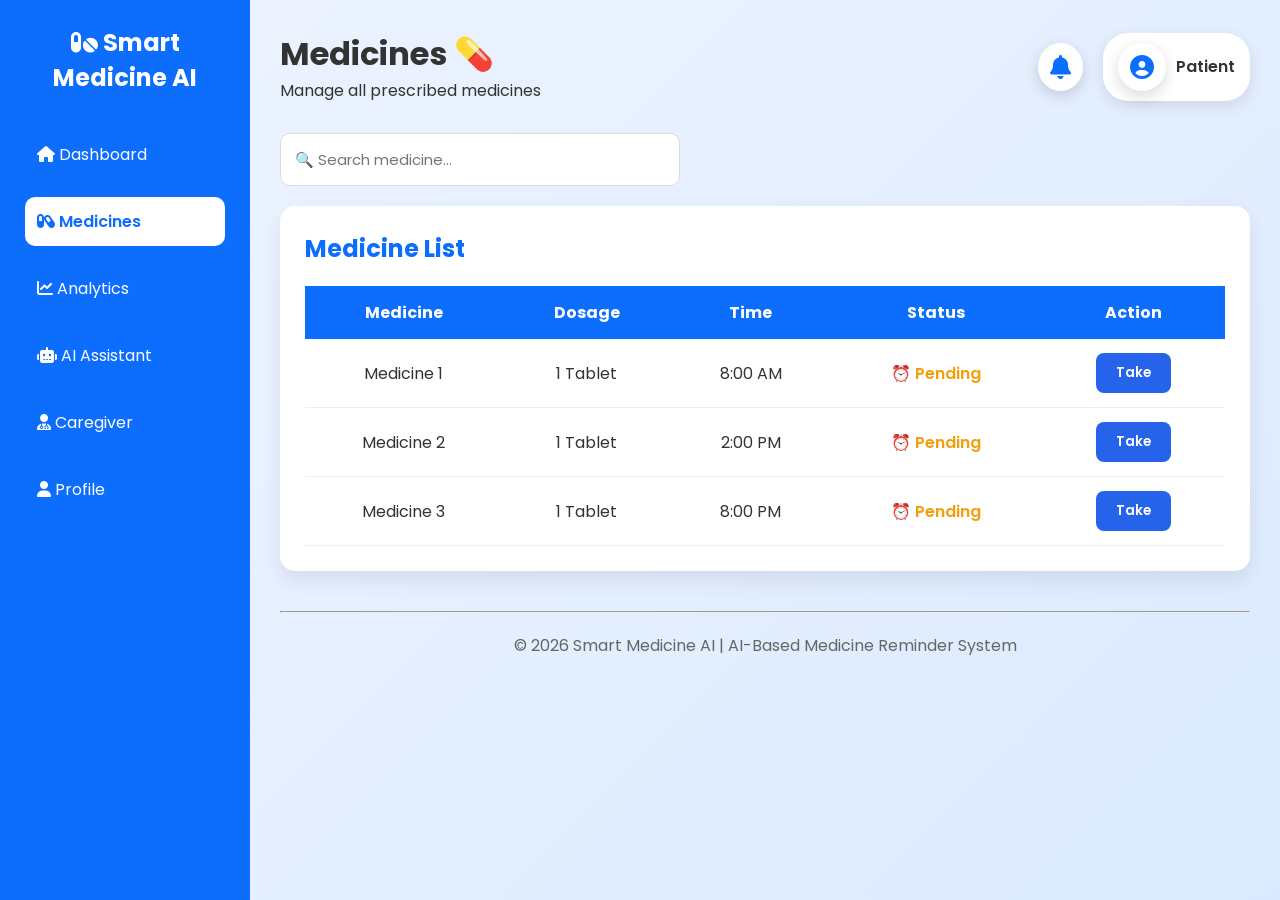
<file: medicines.html>
<!DOCTYPE html>
<html lang="en">

<head>

<meta charset="UTF-8">

<meta name="viewport"
content="width=device-width, initial-scale=1.0">

<title>Medicines | Smart Medicine AI</title>

<link rel="stylesheet"
href="css/style.css">

<link href="https://fonts.googleapis.com/css2?family=Poppins:wght@300;400;500;600;700&display=swap"
rel="stylesheet">

<link rel="stylesheet"
href="https://cdnjs.cloudflare.com/ajax/libs/font-awesome/6.5.2/css/all.min.css">


<style>

.medicine-search{

    width:400px;

    max-width:100%;

    padding:14px;

    border:1px solid #ddd;

    border-radius:10px;

    font-size:15px;

    margin-bottom:20px;

}


.medicine-status{

    font-weight:600;

}


.take-btn,
.untake-btn{

    padding:10px 20px;

    border:none;

    border-radius:8px;

    color:white;

    cursor:pointer;

    font-weight:600;

}


.take-btn{

    background:#2563eb;

}


.take-btn:hover{

    background:#1d4ed8;

}


.untake-btn{

    background:#f59e0b;

}


.untake-btn:hover{

    background:#d97706;

}


.status-taken{

    color:#16a34a;

}


.status-pending{

    color:#f59e0b;

}

</style>

</head>


<body>


<div class="dashboard">


<div class="sidebar">

<h2>

<i class="fa-solid fa-pills"></i>

Smart Medicine AI

</h2>


<ul>

<li>

<a href="dashboard.html">

<i class="fa-solid fa-house"></i>

Dashboard

</a>

</li>


<li class="active">

<a href="medicines.html">

<i class="fa-solid fa-capsules"></i>

Medicines

</a>

</li>


<li>

<a href="analytics.html">

<i class="fa-solid fa-chart-line"></i>

Analytics

</a>

</li>


<li>

<a href="ai.html">

<i class="fa-solid fa-robot"></i>

AI Assistant

</a>

</li>


<li>

<a href="caregiver.html">

<i class="fa-solid fa-user-doctor"></i>

Caregiver

</a>

</li>


<li>

<a href="profile.html">

<i class="fa-solid fa-user"></i>

Profile

</a>

</li>

</ul>

</div>



<div class="main">


<div class="navbar">


<div>

<h1>

Medicines 💊

</h1>

<p>
Manage all prescribed medicines
</p>

</div>


<div class="nav-icons">

<i class="fa-solid fa-bell"></i>


<div class="profile-box">

<i class="fa-solid fa-user-circle"></i>

<span id="topPatientName">
Patient
</span>

</div>

</div>

</div>



<input
type="text"
id="medicineSearch"
class="medicine-search"
placeholder="🔍 Search medicine...">



<div class="schedule">


<h2>
Medicine List
</h2>


<div style="overflow-x:auto;">


<table>

<thead>

<tr>

<th>
Medicine
</th>

<th>
Dosage
</th>

<th>
Time
</th>

<th>
Status
</th>

<th>
Action
</th>

</tr>

</thead>


<tbody id="medicineTableBody">

</tbody>

</table>


</div>

</div>



<footer
style="text-align:center;margin-top:40px;color:#666;">

<hr style="margin-bottom:20px;">

<p>
© 2026 Smart Medicine AI |
AI-Based Medicine Reminder System
</p>

</footer>


</div>

</div>


<script src="js/script.js"></script>


<script>

function loadMedicines(){

    const name =
        localStorage.getItem(
            "patientName"
        ) || "Patient";


    document.getElementById(
        "topPatientName"
    ).textContent = name;



    const medicines =
        getMedicines();


    const takenData =
        getTakenMedicines();


    const today =
        todayDate();


    const table =
        document.getElementById(
            "medicineTableBody"
        );


    table.innerHTML = "";


    medicines.forEach(
        function(medicine){

            const taken =
                takenData[today] &&
                takenData[today][medicine.id];


            const row =
                document.createElement("tr");


            row.innerHTML =

                "<td>" +
                medicine.name +
                "</td>" +

                "<td>1 Tablet</td>" +

                "<td>" +
                formatMedicineTime(
                    medicine.time
                ) +
                "</td>" +

                "<td class='medicine-status'>" +

                (
                    taken

                    ?

                    '<span class="status-taken">✔ Taken</span>'

                    :

                    '<span class="status-pending">⏰ Pending</span>'
                )

                +

                "</td>" +

                "<td>" +

                (
                    taken

                    ?

                    '<button class="untake-btn" onclick="undoMedicine(\'' +
                    medicine.id +
                    '\')">Untake</button>'

                    :

                    '<button class="take-btn" onclick="takeMedicine(\'' +
                    medicine.id +
                    '\')">Take</button>'
                )

                +

                "</td>";


            table.appendChild(row);

        }
    );

}


function takeMedicine(id){

    markMedicineTaken(id);

    loadMedicines();

}


function undoMedicine(id){

    const medicines =
        getMedicines();


    const medicine =
        medicines.find(
            function(m){
                return m.id === id;
            }
        );


    const medicineName =
        medicine
        ? medicine.name
        : "this medicine";


    if(
        !confirm(
            "Mark " +
            medicineName +
            " as NOT TAKEN?"
        )
    ){

        return;

    }


    unTakeMedicine(id);

    loadMedicines();

}


document.getElementById(
    "medicineSearch"
).addEventListener(
    "input",
    function(){

        const search =
            this.value
            .toLowerCase()
            .trim();


        document.querySelectorAll(
            "#medicineTableBody tr"
        ).forEach(
            function(row){

                const name =
                    row.cells[0]
                    ?.textContent
                    .toLowerCase()
                    || "";


                row.style.display =
                    name.includes(search)
                    ? ""
                    : "none";

            }
        );

    }
);


document.addEventListener(
    "DOMContentLoaded",
    loadMedicines
);


window.addEventListener(
    "medicineStatusChanged",
    loadMedicines
);


window.addEventListener(
    "storage",
    loadMedicines
);

</script>

</body>

</html>
</file>
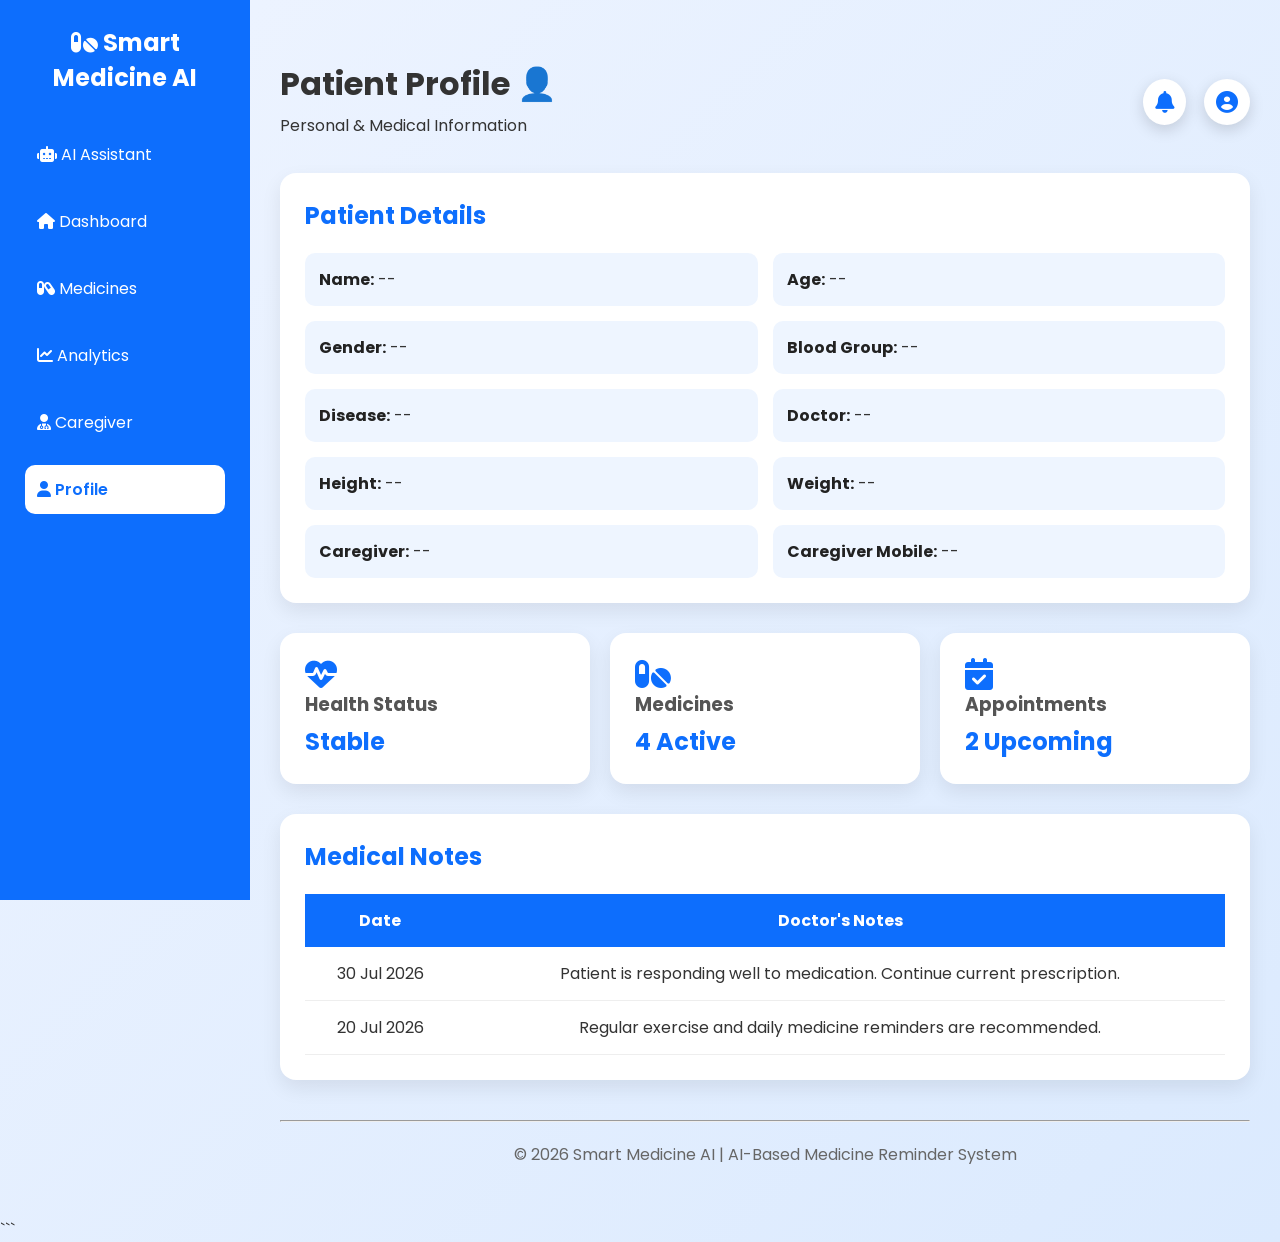
<file: profile.html>
```html
<!DOCTYPE html>
<html lang="en">

<head>

<meta charset="UTF-8">
<meta name="viewport" content="width=device-width, initial-scale=1.0">

<title>Profile | Smart Medicine AI</title>

<link rel="stylesheet" href="css/style.css">

<link href="https://fonts.googleapis.com/css2?family=Poppins:wght@300;400;500;600;700&display=swap"
rel="stylesheet">

<link rel="stylesheet"
href="https://cdnjs.cloudflare.com/ajax/libs/font-awesome/6.5.2/css/all.min.css">

<style>

* {
    box-sizing: border-box;
}

body {
    margin: 0;
}

/* =========================
   LAYOUT
========================= */

.sidebar {
    position: fixed;
    left: 0;
    top: 0;
    width: 250px;
    height: 100vh;
    z-index: 1000;
}

.main {
    margin-left: 250px;
    min-height: 100vh;
    padding: 35px 30px 50px;
    width: calc(100% - 250px);
}

/* =========================
   NAVBAR
========================= */

.navbar {
    display: flex;
    justify-content: space-between;
    align-items: center;
    margin-bottom: 30px;
}

.navbar h1 {
    margin: 0 0 5px;
}

.navbar p {
    margin: 5px 0;
}

.nav-icons {
    display: flex;
    align-items: center;
    gap: 18px;
}

.nav-icons > i {
    color: #0d6efd;
    font-size: 22px;
}

/* =========================
   PATIENT CARD
========================= */

.patient-card {
    background: white;
    padding: 25px;
    border-radius: 16px;
    box-shadow: 0 8px 20px rgba(0,0,0,0.08);
    margin-bottom: 30px;
}

.patient-card h2 {
    color: #0d6efd;
    margin-top: 0;
}

.patient-grid {
    display: grid;
    grid-template-columns: repeat(2, minmax(0, 1fr));
    gap: 15px;
}

.patient-grid > div {
    background: #eef5ff;
    padding: 14px;
    border-radius: 10px;
    word-break: break-word;
}

.patient-grid strong {
    color: #222;
}

/* =========================
   HEALTH CARDS
========================= */

.cards {
    display: grid;
    grid-template-columns: repeat(3, minmax(0, 1fr));
    gap: 20px;
    margin-bottom: 30px;
}

.card {
    background: white;
    padding: 25px;
    border-radius: 16px;
    box-shadow: 0 8px 20px rgba(0,0,0,0.08);
}

.card i {
    color: #0d6efd;
}

.card h3 {
    color: #555;
    margin-bottom: 5px;
}

.card h2 {
    color: #0d6efd;
}

/* =========================
   MEDICAL NOTES
========================= */

.schedule {
    background: white;
    padding: 25px;
    border-radius: 16px;
    box-shadow: 0 8px 20px rgba(0,0,0,0.08);
    overflow-x: auto;
}

.schedule h2 {
    color: #0d6efd;
    margin-top: 0;
}

.schedule table {
    width: 100%;
    border-collapse: collapse;
}

.schedule th {
    background: #0d6efd;
    color: white;
    padding: 14px;
    text-align: center;
}

.schedule td {
    padding: 14px;
    text-align: center;
    border-bottom: 1px solid #eee;
}

/* =========================
   RESPONSIVE
========================= */

@media (max-width: 1000px) {

    .cards {
        grid-template-columns: 1fr 1fr;
    }

}

@media (max-width: 800px) {

    .sidebar {
        width: 210px;
    }

    .main {
        margin-left: 210px;
        width: calc(100% - 210px);
        padding: 25px 20px 40px;
    }

    .patient-grid {
        grid-template-columns: 1fr;
    }

}

@media (max-width: 600px) {

    .cards {
        grid-template-columns: 1fr;
    }

    .navbar {
        flex-direction: column;
        align-items: flex-start;
    }

}

</style>

</head>


<body>


<!-- =========================
     SIDEBAR
========================= -->

<div class="sidebar">

    <h2>

        <i class="fa-solid fa-pills"></i>

        Smart Medicine AI

    </h2>


    <ul>
        <li>
    <a href="ai.html">
        <i class="fa-solid fa-robot"></i>
        AI Assistant
    </a>
</li>

        <li>

            <a href="dashboard.html">

                <i class="fa-solid fa-house"></i>

                Dashboard

            </a>

        </li>


        <li>

            <a href="medicines.html">

                <i class="fa-solid fa-capsules"></i>

                Medicines

            </a>

        </li>


        <li>

            <a href="analytics.html">

                <i class="fa-solid fa-chart-line"></i>

                Analytics

            </a>

        </li>


        <li>

            <a href="caregiver.html">

                <i class="fa-solid fa-user-doctor"></i>

                Caregiver

            </a>

        </li>


        <li class="active">

            <a href="profile.html">

                <i class="fa-solid fa-user"></i>

                Profile

            </a>

        </li>

    </ul>

</div>


<!-- =========================
     MAIN
========================= -->

<div class="main">


    <!-- =========================
         NAVBAR
    ========================= -->

    <div class="navbar">

        <div>

            <h1>
                Patient Profile 👤
            </h1>

            <p>
                Personal & Medical Information
            </p>

        </div>


        <div class="nav-icons">

            <i class="fa-solid fa-bell"></i>

            <i class="fa-solid fa-user-circle"></i>

        </div>

    </div>


    <!-- =========================
         PATIENT DETAILS
    ========================= -->

    <div class="patient-card">

        <h2>
            Patient Details
        </h2>


        <div class="patient-grid">


            <div>

                <strong>Name:</strong>

                <span id="patientName">
                    --
                </span>

            </div>


            <div>

                <strong>Age:</strong>

                <span id="patientAge">
                    --
                </span>

            </div>


            <div>

                <strong>Gender:</strong>

                <span id="gender">
                    --
                </span>

            </div>


            <div>

                <strong>Blood Group:</strong>

                <span id="bloodGroup">
                    --
                </span>

            </div>


            <div>

                <strong>Disease:</strong>

                <span id="disease">
                    --
                </span>

            </div>


            <div>

                <strong>Doctor:</strong>

                <span id="doctor">
                    --
                </span>

            </div>


            <div>

                <strong>Height:</strong>

                <span id="height">
                    --
                </span>

            </div>


            <div>

                <strong>Weight:</strong>

                <span id="weight">
                    --
                </span>

            </div>


            <div>

                <strong>Caregiver:</strong>

                <span id="caregiverName">
                    --
                </span>

            </div>


            <div>

                <strong>Caregiver Mobile:</strong>

                <span id="caregiverNumber">
                    --
                </span>

            </div>


        </div>

    </div>


    <!-- =========================
         HEALTH CARDS
    ========================= -->

    <div class="cards">


        <div class="card">

            <i class="fa-solid fa-heart-pulse fa-2x"></i>

            <h3>
                Health Status
            </h3>

            <h2>
                Stable
            </h2>

        </div>


        <div class="card">

            <i class="fa-solid fa-pills fa-2x"></i>

            <h3>
                Medicines
            </h3>

            <h2>
                4 Active
            </h2>

        </div>


        <div class="card">

            <i class="fa-solid fa-calendar-check fa-2x"></i>

            <h3>
                Appointments
            </h3>

            <h2>
                2 Upcoming
            </h2>

        </div>


    </div>


    <!-- =========================
         MEDICAL NOTES
    ========================= -->

    <div class="schedule">

        <h2>
            Medical Notes
        </h2>


        <table>

            <thead>

                <tr>

                    <th>
                        Date
                    </th>

                    <th>
                        Doctor's Notes
                    </th>

                </tr>

            </thead>


            <tbody>

                <tr>

                    <td>
                        30 Jul 2026
                    </td>

                    <td>
                        Patient is responding well to medication.
                        Continue current prescription.
                    </td>

                </tr>


                <tr>

                    <td>
                        20 Jul 2026
                    </td>

                    <td>
                        Regular exercise and daily medicine reminders
                        are recommended.
                    </td>

                </tr>

            </tbody>

        </table>

    </div>


    <!-- =========================
         FOOTER
    ========================= -->

    <footer
        style="
            text-align:center;
            margin-top:40px;
            color:#666;
        ">

        <hr style="margin-bottom:20px;">

        <p>
            © 2026 Smart Medicine AI |
            AI-Based Medicine Reminder System
        </p>

    </footer>


</div>


<script src="js/script.js"></script>


<script>

/* =====================================================
   LOAD PATIENT DETAILS FROM LOGIN
===================================================== */

window.addEventListener(
    "load",
    function() {


        const patientName =
            localStorage.getItem(
                "patientName"
            );


        const patientAge =
            localStorage.getItem(
                "patientAge"
            );


        const gender =
            localStorage.getItem(
                "gender"
            );


        const bloodGroup =
            localStorage.getItem(
                "bloodGroup"
            );


        const disease =
            localStorage.getItem(
                "disease"
            );


        const doctor =
            localStorage.getItem(
                "doctor"
            );


        const height =
            localStorage.getItem(
                "height"
            );


        const weight =
            localStorage.getItem(
                "weight"
            );


        const caregiverName =
            localStorage.getItem(
                "caregiverName"
            );


        const caregiverNumber =
            localStorage.getItem(
                "caregiverNumber"
            );


        setProfileText(
            "patientName",
            patientName || "--"
        );


        setProfileText(
            "patientAge",
            patientAge
                ? patientAge + " Years"
                : "--"
        );


        setProfileText(
            "gender",
            gender || "--"
        );


        setProfileText(
            "bloodGroup",
            bloodGroup || "--"
        );


        setProfileText(
            "disease",
            disease || "--"
        );


        setProfileText(
            "doctor",
            doctor || "--"
        );


        setProfileText(
            "height",
            height
                ? height + " cm"
                : "--"
        );


        setProfileText(
            "weight",
            weight
                ? weight + " kg"
                : "--"
        );


        setProfileText(
            "caregiverName",
            caregiverName || "--"
        );


        setProfileText(
            "caregiverNumber",
            caregiverNumber || "--"
        );


        /* PAGE TITLE */

        if (patientName) {

            document.title =
                patientName +
                " | Smart Medicine AI";

        }

    }
);


/* =====================================================
   SAFE PROFILE TEXT
===================================================== */

function setProfileText(
    id,
    value
) {

    const element =
        document.getElementById(id);


    if (element) {

        element.textContent =
            value;

    }

}

</script>


</body>

</html>
```
</file>
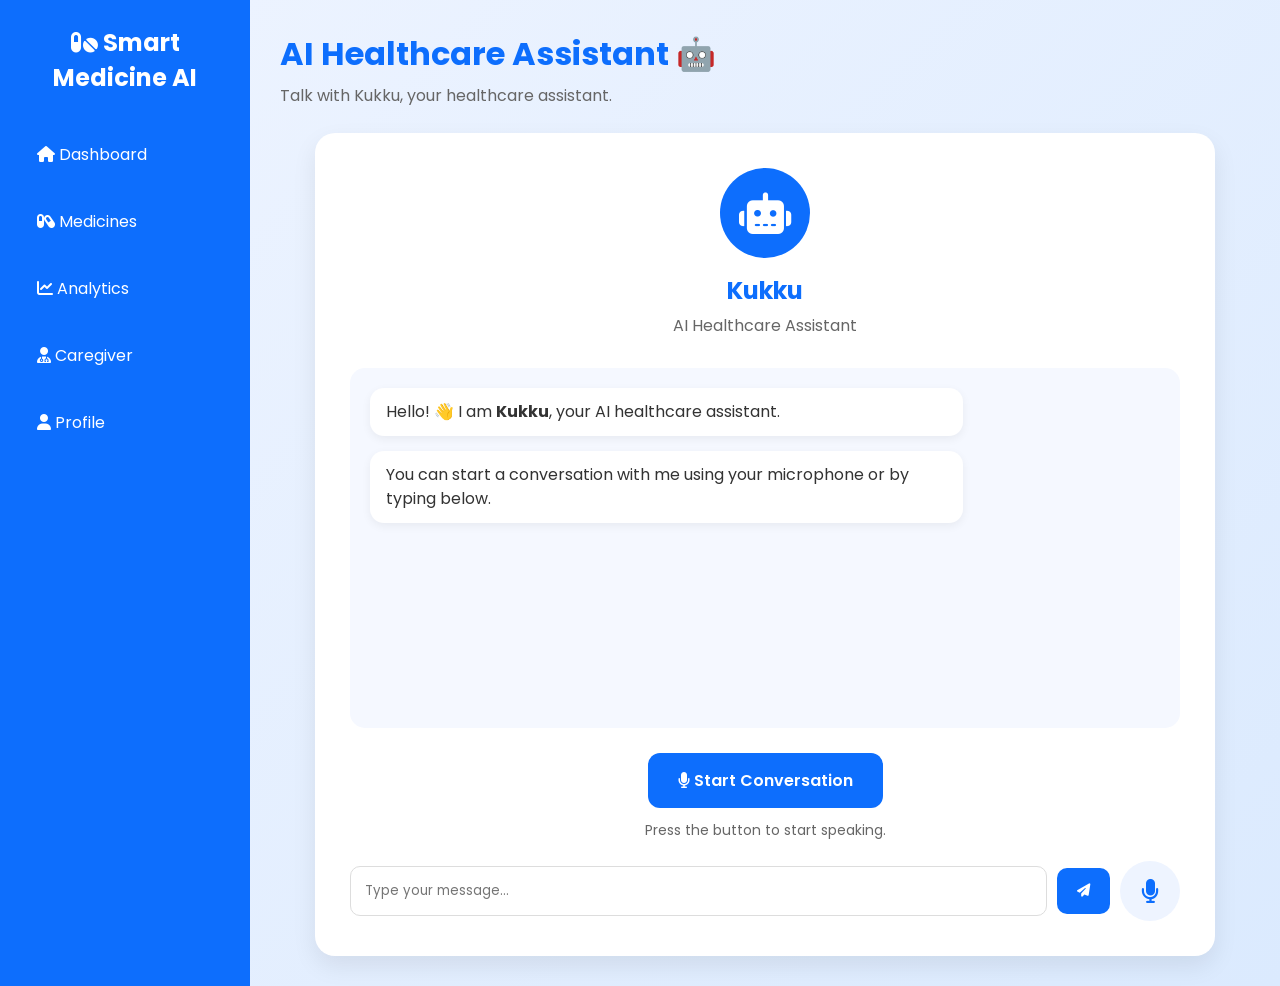
<file: sarvagya.html>
<!DOCTYPE html>
<html lang="en">

<head>

<meta charset="UTF-8">
<meta name="viewport" content="width=device-width, initial-scale=1.0">

<title>Kukku | AI Healthcare Assistant</title>

<link rel="stylesheet" href="css/style.css">

<link href="https://fonts.googleapis.com/css2?family=Poppins:wght@300;400;500;600;700&display=swap"
rel="stylesheet">

<link rel="stylesheet"
href="https://cdnjs.cloudflare.com/ajax/libs/font-awesome/6.5.2/css/all.min.css">

<style>

.ai-page{
    min-height:100vh;
    display:flex;
}

.ai-main{
    flex:1;
    padding:30px;
}

.ai-header{
    display:flex;
    justify-content:space-between;
    align-items:center;
    margin-bottom:25px;
}

.ai-header h1{
    color:#0d6efd;
    margin-bottom:5px;
}

.ai-header p{
    color:#666;
}

.ai-container{
    max-width:900px;
    margin:0 auto;
}

.ai-card-main{
    background:white;
    border-radius:20px;
    padding:35px;
    box-shadow:0 10px 25px rgba(0,0,0,.08);
}

.kukku-avatar{
    width:90px;
    height:90px;
    margin:0 auto 15px;
    border-radius:50%;
    background:#0d6efd;
    color:white;
    display:flex;
    align-items:center;
    justify-content:center;
    font-size:42px;
}

.kukku-title{
    text-align:center;
}

.kukku-title h2{
    color:#0d6efd;
    margin-bottom:5px;
}

.kukku-title p{
    color:#666;
}

.chat-box{
    margin-top:30px;
    height:360px;
    overflow-y:auto;
    padding:20px;
    background:#f5f8ff;
    border-radius:15px;
}

.message{
    padding:12px 16px;
    border-radius:14px;
    margin-bottom:15px;
    max-width:75%;
    line-height:1.5;
}

.ai-message{
    background:white;
    box-shadow:0 3px 10px rgba(0,0,0,.06);
}

.user-message{
    background:#0d6efd;
    color:white;
    margin-left:auto;
}

.start-area{
    text-align:center;
    margin-top:25px;
}

.start-btn{
    border:none;
    background:#0d6efd;
    color:white;
    padding:15px 30px;
    border-radius:12px;
    font-size:16px;
    font-weight:600;
    cursor:pointer;
}

.start-btn:hover{
    background:#0056d2;
}

.mic-status{
    margin-top:12px;
    color:#666;
    font-size:14px;
}

.mic-button{
    width:60px;
    height:60px;
    border-radius:50%;
    border:none;
    background:#eef4ff;
    color:#0d6efd;
    font-size:24px;
    cursor:pointer;
    margin-left:10px;
}

.mic-button:hover{
    background:#dbeafe;
}

.input-area{
    display:flex;
    align-items:center;
    margin-top:20px;
}

.input-area input{
    flex:1;
    padding:14px;
    border:1px solid #ddd;
    border-radius:10px;
    font-family:Poppins,sans-serif;
    outline:none;
}

.send-button{
    margin-left:10px;
    padding:13px 20px;
    border:none;
    border-radius:10px;
    background:#0d6efd;
    color:white;
    cursor:pointer;
}

@media(max-width:900px){

    .ai-page{
        flex-direction:column;
    }

    .sidebar{
        width:100%;
        min-height:auto;
    }

    .ai-main{
        padding:20px;
    }

}

</style>

</head>


<body>


<div class="ai-page">


<!-- ================= SIDEBAR ================= -->

<div class="sidebar">

<h2>

<i class="fa-solid fa-pills"></i>

Smart Medicine AI

</h2>


<ul>

<li>

<a href="dashboard.html">

<i class="fa-solid fa-house"></i>

Dashboard

</a>

</li>


<li>

<a href="medicines.html">

<i class="fa-solid fa-capsules"></i>

Medicines

</a>

</li>


<li>

<a href="analytics.html">

<i class="fa-solid fa-chart-line"></i>

Analytics

</a>

</li>


<li>

<a href="caregiver.html">

<i class="fa-solid fa-user-doctor"></i>

Caregiver

</a>

</li>


<li>

<a href="profile.html">

<i class="fa-solid fa-user"></i>

Profile

</a>

</li>


</ul>

</div>



<!-- ================= MAIN ================= -->

<div class="ai-main">


<div class="ai-header">

<div>

<h1>

AI Healthcare Assistant 🤖

</h1>

<p>

Talk with Kukku, your healthcare assistant.

</p>

</div>

</div>



<div class="ai-container">


<div class="ai-card-main">


<div class="kukku-avatar">

<i class="fa-solid fa-robot"></i>

</div>


<div class="kukku-title">

<h2>

Kukku

</h2>

<p>

AI Healthcare Assistant

</p>

</div>



<!-- ================= CHAT ================= -->

<div
class="chat-box"
id="chatBox">

<div class="message ai-message">

Hello! 👋 I am <strong>Kukku</strong>, your AI healthcare assistant.

</div>

<div class="message ai-message">

You can start a conversation with me using your microphone or by typing below.

</div>

</div>



<!-- ================= START ================= -->

<div class="start-area">

<button
class="start-btn"
onclick="startConversation()">

<i class="fa-solid fa-microphone"></i>

Start Conversation

</button>


<div
class="mic-status"
id="micStatus">

Press the button to start speaking.

</div>

</div>



<!-- ================= INPUT ================= -->

<div class="input-area">

<input
type="text"
id="userInput"
placeholder="Type your message...">

<button
class="send-button"
onclick="sendMessage()">

<i class="fa-solid fa-paper-plane"></i>

</button>


<button
class="mic-button"
onclick="startListening()">

<i class="fa-solid fa-microphone"></i>

</button>

</div>


</div>

</div>

</div>

</div>



<script>


/* =========================
   CHAT
========================= */

function addMessage(text,type){

const chatBox =
document.getElementById("chatBox");

const message =
document.createElement("div");

message.className =
"message " +
(type === "user"
? "user-message"
: "ai-message");

message.textContent =
text;

chatBox.appendChild(message);

chatBox.scrollTop =
chatBox.scrollHeight;

}



/* =========================
   SEND MESSAGE
========================= */

function sendMessage(){

const input =
document.getElementById("userInput");

const text =
input.value.trim();

if(!text){

return;

}

addMessage(
text,
"user"
);

input.value = "";


/*
   This is the connection point
   for Sarvagya's Kukku AI backend.
*/

sendToKukku(text);

}



/* =========================
   KUKKU CONNECTION
========================= */

async function sendToKukku(message){

/*
   IMPORTANT:

   When Sarvagya provides the actual
   Kukku AI API/backend endpoint,
   put that endpoint here.

   Example:

   const response = await fetch(
       "YOUR_KUKKU_API_URL",
       {
           method:"POST",
           headers:{
               "Content-Type":
               "application/json"
           },
           body:JSON.stringify({
               message:message
           })
       }
   );

   const data = await response.json();

   addMessage(data.reply,"ai");
*/


/*
   Temporary response until
   Sarvagya's actual AI backend
   is connected.
*/

setTimeout(function(){

addMessage(
"Kukku is ready to receive your message. The AI backend connection will be added when Sarvagya's AI endpoint is connected.",
"ai"
);

},500);

}



/* =========================
   START CONVERSATION
========================= */

function startConversation(){

startListening();

}



/* =========================
   VOICE RECOGNITION
========================= */

function startListening(){

const SpeechRecognition =
window.SpeechRecognition ||
window.webkitSpeechRecognition;


if(!SpeechRecognition){

alert(
"Voice recognition is not supported in this browser. Please use Google Chrome."
);

return;

}


const recognition =
new SpeechRecognition();


recognition.lang =
"en-IN";

recognition.continuous =
false;

recognition.interimResults =
false;


const status =
document.getElementById(
"micStatus"
);


status.textContent =
"🎙️ Listening...";


recognition.start();


recognition.onresult =
function(event){

const text =
event.results[0][0].transcript;


status.textContent =
"You said: " + text;


addMessage(
text,
"user"
);


sendToKukku(text);

};


recognition.onerror =
function(event){

console.error(
"Voice recognition error:",
event.error
);

status.textContent =
"Microphone error. Please try again.";

};


recognition.onend =
function(){

if(
status.textContent ===
"🎙️ Listening..."
){

status.textContent =
"Press the button to speak again.";

}

};

}



/* =========================
   ENTER KEY
========================= */

document
.getElementById("userInput")
.addEventListener(
"keydown",
function(event){

if(event.key === "Enter"){

sendMessage();

}

});


</script>


</body>

</html>
</file>
<file: css/style.css>
/* ===========================
   GOOGLE FONT
=========================== */

@import url('https://fonts.googleapis.com/css2?family=Poppins:wght@300;400;500;600;700&display=swap');

*{
    margin:0;
    padding:0;
    box-sizing:border-box;
    font-family:'Poppins',sans-serif;
}

body{
    background:linear-gradient(135deg,#eef4ff,#dbeafe);
    color:#333;
}

/* ===========================
   LOGIN PAGE
=========================== */

.login-page{
    width:100%;
    height:100vh;
    display:flex;
    justify-content:center;
    align-items:center;
    background:linear-gradient(135deg,#0d6efd,#29b6f6);
}

.login-box{
    width:420px;
    background:white;
    padding:40px;
    border-radius:20px;
    box-shadow:0 20px 40px rgba(0,0,0,.15);
    text-align:center;
}

.logo{
    width:90px;
    height:90px;
    border-radius:50%;
    background:#0d6efd;
    color:white;
    display:flex;
    justify-content:center;
    align-items:center;
    margin:auto;
    font-size:40px;
    margin-bottom:20px;
}

.login-box h1{
    color:#0d6efd;
    margin-bottom:8px;
}

.login-box p{
    color:#666;
    margin-bottom:25px;
}

.input-box{
    width:100%;
    padding:15px;
    border:1px solid #ddd;
    border-radius:10px;
    margin-bottom:15px;
    font-size:16px;
}

.login-btn{
    width:100%;
    padding:15px;
    border:none;
    background:#0d6efd;
    color:white;
    font-size:18px;
    border-radius:10px;
    cursor:pointer;
    transition:.3s;
}

.login-btn:hover{
    background:#0056d2;
}

/* ===========================
   DASHBOARD
=========================== */

.dashboard{
    display:flex;
    min-height:100vh;
}

/* ===========================
   SIDEBAR
=========================== */

.sidebar{
    width:250px;
    background:#0d6efd;
    color:white;
    min-height:100vh;
    padding:25px;
}

.sidebar h2{
    text-align:center;
    margin-bottom:35px;
}

.sidebar ul{
    list-style:none;
}

.sidebar ul li{
    margin:18px 0;
}

.sidebar ul li a{
    text-decoration:none;
    color:white;
    display:block;
    padding:12px;
    border-radius:10px;
    transition:.3s;
}

.sidebar ul li a:hover{
    background:rgba(255,255,255,.2);
}

/* Active Page */

.sidebar ul li.active a{
    background:white;
    color:#0d6efd;
    font-weight:600;
    border-radius:10px;
}

.sidebar ul li.active a i{
    color:#0d6efd;
}

/* ===========================
   MAIN CONTENT
=========================== */

.main{
    flex:1;
    padding:30px;
}

.navbar{
    display:flex;
    justify-content:space-between;
    align-items:center;
    margin-bottom:30px;
}

.nav-left h1{
    color:#0d6efd;
    margin-bottom:8px;
}

#date{
    color:#666;
    font-size:15px;
}

#clock{
    color:#0d6efd;
    font-size:22px;
    font-weight:600;
    margin-top:5px;
}

.nav-icons{
    display:flex;
    align-items:center;
    gap:20px;
}

.nav-icons i{
    font-size:24px;
    color:#0d6efd;
    background:white;
    padding:12px;
    border-radius:50%;
    box-shadow:0 5px 15px rgba(0,0,0,.15);
    cursor:pointer;
}

.profile-box{
    display:flex;
    align-items:center;
    gap:10px;
    background:white;
    padding:10px 15px;
    border-radius:25px;
    box-shadow:0 5px 15px rgba(0,0,0,.1);
}

.profile-box span{
    font-weight:600;
}

/* ===========================
   DASHBOARD SUMMARY - 4 BOXES
=========================== */

.dashboard-summary{
    display:grid;
    grid-template-columns:repeat(4,1fr);
    gap:20px;
    width:100%;
    margin-top:25px;
    margin-bottom:30px;
}

.dashboard-summary .dashboard-card{
    min-width:0;
    min-height:150px;
    background:white;
    padding:25px;
    border-radius:15px;
    box-shadow:0 10px 20px rgba(0,0,0,.08);
}

.dashboard-summary .dashboard-card h3{
    color:#666;
    margin-bottom:10px;
}

.dashboard-summary .dashboard-card h2{
    color:#0d6efd;
}

/* ===========================
   DASHBOARD CARDS
=========================== */

.cards{
    display:grid;
    grid-template-columns:repeat(auto-fit,minmax(220px,1fr));
    gap:20px;
    margin-top:25px;
    margin-bottom:30px;
}

.card{
    background:white;
    padding:25px;
    border-radius:15px;
    box-shadow:0 10px 20px rgba(0,0,0,.08);
}

.card h3{
    color:#666;
    margin-bottom:10px;
}

.card h2{
    color:#0d6efd;
}

/* ===========================
   HEALTH CARD
=========================== */

.health-card{
    background:white;
    padding:25px;
    border-radius:15px;
    box-shadow:0 10px 20px rgba(0,0,0,.08);
}

/* ===========================
   SCHEDULE
=========================== */

.schedule{
    background:white;
    padding:25px;
    border-radius:15px;
    box-shadow:0 10px 20px rgba(0,0,0,.08);
    margin-bottom:30px;
}

.schedule h2{
    color:#0d6efd;
    margin-bottom:20px;
}

table{
    width:100%;
    border-collapse:collapse;
}

th{
    background:#0d6efd;
    color:white;
    padding:14px;
}

td{
    padding:14px;
    text-align:center;
    border-bottom:1px solid #eee;
}

/* ===========================
   PATIENT INFORMATION
=========================== */

.patient-card{
    margin-top:30px;
    background:white;
    padding:25px;
    border-radius:15px;
    box-shadow:0 10px 20px rgba(0,0,0,.08);
}

.patient-card h2{
    color:#0d6efd;
    margin-bottom:20px;
}

.patient-grid{
    display:grid;
    grid-template-columns:repeat(2,1fr);
    gap:15px;
}

.patient-grid div{
    background:#eef4ff;
    padding:15px;
    border-radius:10px;
}

/* ===========================
   EMERGENCY SOS
=========================== */

.sos-card{
    margin-top:30px;
    background:white;
    padding:30px;
    border-radius:15px;
    text-align:center;
    box-shadow:0 10px 20px rgba(0,0,0,.08);
}

.sos-card h2{
    color:#dc2626;
    margin-bottom:15px;
}

.sos-btn{
    margin-top:20px;
    padding:15px 40px;
    border:none;
    border-radius:10px;
    background:#dc2626;
    color:white;
    font-size:18px;
    cursor:pointer;
    transition:.3s;
}

.sos-btn:hover{
    background:#b91c1c;
    transform:scale(1.05);
}

/* ===========================
   MEDICINE PROGRESS
=========================== */

.progress-card{
    margin-top:30px;
    background:white;
    padding:25px;
    border-radius:15px;
    box-shadow:0 10px 20px rgba(0,0,0,.08);
}

.progress-bar{
    width:100%;
    height:25px;
    background:#e5e7eb;
    border-radius:20px;
    overflow:hidden;
    margin:15px 0;
}

.progress-fill{
    width:75%;
    height:100%;
    background:#22c55e;
    color:white;
    text-align:center;
    line-height:25px;
    font-weight:bold;
}

/* ===========================
   ACTION BUTTON
=========================== */

.action-btn{
    margin-top:15px;
    padding:10px 20px;
    background:#2563eb;
    color:white;
    border:none;
    border-radius:8px;
    cursor:pointer;
    font-size:16px;
    transition:.3s;
}

.action-btn:hover{
    background:#1d4ed8;
}

/* ===========================
   ANIMATIONS
=========================== */

.card,
.patient-card,
.schedule,
.sos-card,
.progress-card,
.dashboard-summary .dashboard-card{
    transition:0.3s ease;
}

.card:hover,
.patient-card:hover,
.schedule:hover,
.sos-card:hover,
.progress-card:hover,
.dashboard-summary .dashboard-card:hover{
    transform:translateY(-6px);
    box-shadow:0 15px 35px rgba(0,0,0,.15);
}

button{
    transition:0.3s;
}

button:hover{
    transform:scale(1.05);
}

/* ===========================
   AI ASSISTANT
=========================== */

.ai-card{
    margin-top:30px;
    background:white;
    padding:25px;
    border-radius:15px;
    box-shadow:0 10px 25px rgba(0,0,0,.1);
    transition:.3s;
}

.ai-card:hover{
    transform:translateY(-5px);
    box-shadow:0 15px 35px rgba(0,0,0,.15);
}

.ai-card h2{
    color:#2563eb;
    margin-bottom:20px;
}

.ai-content p{
    margin:12px 0;
    font-size:16px;
}

.safe{
    color:green;
    font-weight:bold;
}

/* ===========================
   RESPONSIVE
=========================== */

@media(max-width:1100px){

    .dashboard-summary{
        grid-template-columns:repeat(2,1fr);
    }

}

@media(max-width:900px){

    .dashboard{
        flex-direction:column;
    }

    .sidebar{
        width:100%;
        min-height:auto;
    }

    .patient-grid{
        grid-template-columns:1fr;
    }

    .cards{
        grid-template-columns:1fr;
    }

    .navbar{
        flex-direction:column;
        align-items:flex-start;
        gap:15px;
    }

}

@media(max-width:600px){

    .dashboard-summary{
        grid-template-columns:1fr;
    }

}
/* ===========================
   TOP 4 DASHBOARD SUMMARY BOXES
=========================== */

.top-summary {
    display: grid;
    grid-template-columns: repeat(4, 1fr);
    gap: 20px;
    width: 100%;
    margin-top: 25px;
    margin-bottom: 30px;
}

.top-summary .card,
.top-summary .health-card {
    margin: 0;
    min-width: 0;
    min-height: 150px;
}

/* Keep the rest of the dashboard unchanged */

@media (max-width: 1100px) {

    .top-summary {
        grid-template-columns: repeat(2, 1fr);
    }

}

@media (max-width: 600px) {

    .top-summary {
        grid-template-columns: 1fr;
    }

}
</file>
